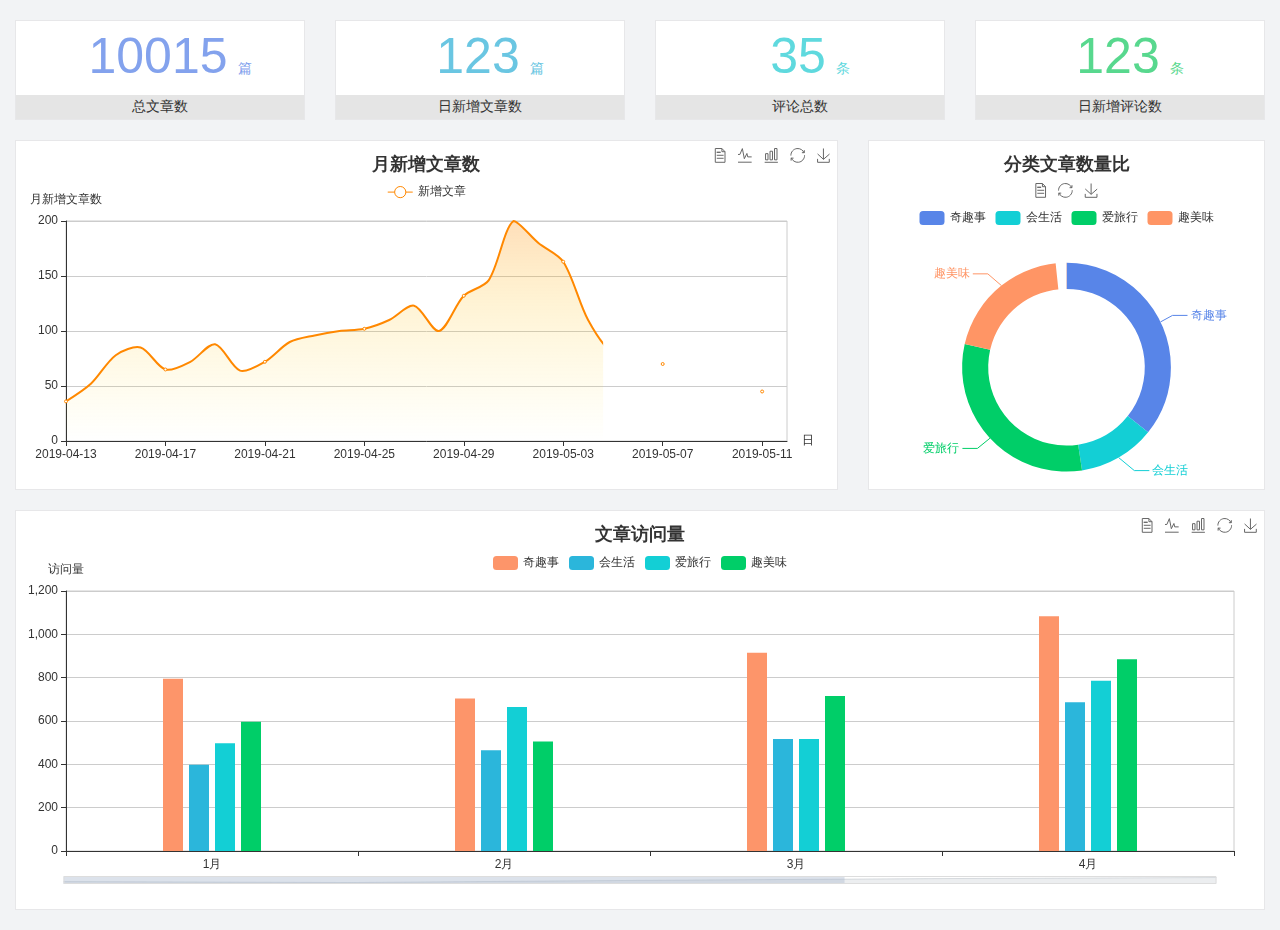
<file: home/dashboard.html>
<!DOCTYPE html>
<html lang="en">

<head>
  <meta charset="UTF-8">
  <meta name="viewport" content="width=device-width, initial-scale=1.0">
  <meta http-equiv="X-UA-Compatible" content="ie=edge">
  <title>图表统计</title>
  <link rel="stylesheet" href="../../assets/lib/bootstrap.css" />
  <link rel="stylesheet" href="../../assets/lib/main.css" />
  <script src="../../assets/lib/jquery.js"></script>
  <script type="text/javascript" src="../../assets/lib/echarts.min.js"></script>
</head>

<body>
  <div class="container-fluid">
    <div class="row spannel_list">
      <div class="col-sm-3 col-xs-6">
        <div class="spannel">
          <em>10015</em><span>篇</span>
          <b>总文章数</b>
        </div>
      </div>
      <div class="col-sm-3 col-xs-6">
        <div class="spannel scolor01">
          <em>123</em><span>篇</span>
          <b>日新增文章数</b>
        </div>
      </div>
      <div class="col-sm-3 col-xs-6">
        <div class="spannel scolor02">
          <em>35</em><span>条</span>
          <b>评论总数</b>
        </div>
      </div>
      <div class="col-sm-3 col-xs-6">
        <div class="spannel scolor03">
          <em>123</em><span>条</span>
          <b>日新增评论数</b>
        </div>
      </div>
    </div>
  </div>

  <div class="container-fluid">
    <div class="row curve-pie">
      <div class="col-lg-8 col-md-8">
        <div class="gragh_pannel" id="curve_show"></div>
      </div>
      <div class="col-lg-4 col-md-4">
        <div class="gragh_pannel" id="pie_show"></div>
      </div>
    </div>
  </div>

  <div class="container-fluid">
    <div class="column_pannel" id="column_show"></div>
  </div>

  <script>
    var oChart = echarts.init(document.getElementById('curve_show'));
    var aList_all = [
      {'count': 36, 'date': '2019-04-13'},
      {'count': 52, 'date': '2019-04-14'},
      {'count': 78, 'date': '2019-04-15'},
      {'count': 85, 'date': '2019-04-16'},
      {'count': 65, 'date': '2019-04-17'},
      {'count': 72, 'date': '2019-04-18'},
      {'count': 88, 'date': '2019-04-19'},
      {'count': 64, 'date': '2019-04-20'},
      {'count': 72, 'date': '2019-04-21'},
      {'count': 90, 'date': '2019-04-22'},
      {'count': 96, 'date': '2019-04-23'},
      {'count': 100, 'date': '2019-04-24'},
      {'count': 102, 'date': '2019-04-25'},
      {'count': 110, 'date': '2019-04-26'},
      {'count': 123, 'date': '2019-04-27'},
      {'count': 100, 'date': '2019-04-28'},
      {'count': 132, 'date': '2019-04-29'},
      {'count': 146, 'date': '2019-04-30'},
      {'count': 200, 'date': '2019-05-01'},
      {'count': 180, 'date': '2019-05-02'},
      {'count': 163, 'date': '2019-05-03'},
      {'count': 110, 'date': '2019-05-04'},
      {'count': 80, 'date': '2019-05-05'},
      {'count': 82, 'date': '2019-05-06'},
      {'count': 70, 'date': '2019-05-07'},
      {'count': 65, 'date': '2019-05-08'},
      {'count': 54, 'date': '2019-05-09'},
      {'count': 40, 'date': '2019-05-10'},
      {'count': 45, 'date': '2019-05-11'},
      {'count': 38, 'date': '2019-05-12'},
    ];

    let aCount = [];
    let aDate = [];

    for (var i = 0; i < aList_all.length; i++) {
      aCount.push(aList_all[i].count);
      aDate.push(aList_all[i].date);
    }

    var chartopt = {
      title: {
        text: '月新增文章数',
        left: 'center',
        top: '10'
      },
      tooltip: {
        trigger: 'axis'
      },
      legend: {
        data: ['新增文章'],
        top: '40'
      },
      toolbox: {
        show: true,
        feature: {
          mark: {show: true},
          dataView: {show: true, readOnly: false},
          magicType: {show: true, type: ['line', 'bar']},
          restore: {show: true},
          saveAsImage: {show: true}
        }
      },
      calculable: true,
      xAxis: [
        {
          name: '日',
          type: 'category',
          boundaryGap: false,
          data: aDate
        }
      ],
      yAxis: [
        {
          name: '月新增文章数',
          type: 'value'
        }
      ],
      series: [
        {
          name: '新增文章',
          type: 'line',
          smooth: true,
          itemStyle: {normal: {areaStyle: {type: 'default'}, color: '#f80'}, lineStyle: {color: '#f80'}},
          data: aCount
        }],
      areaStyle: {
        normal: {
          color: new echarts.graphic.LinearGradient(0, 0, 0, 1, [{
            offset: 0,
            color: 'rgba(255,136,0,0.39)'
          }, {
            offset: .34,
            color: 'rgba(255,180,0,0.25)'
          }, {
            offset: 1,
            color: 'rgba(255,222,0,0.00)'
          }])

        }
      },
      grid: {
        show: true,
        x: 50,
        x2: 50,
        y: 80,
        height: 220
      }
    };

    oChart.setOption(chartopt);


    var oPie = echarts.init(document.getElementById('pie_show'));
    var oPieopt =
    {
      title: {
        top: 10,
        text: '分类文章数量比',
        x: 'center'
      },
      tooltip: {
        trigger: 'item',
        formatter: "{a} <br/>{b} : {c} ({d}%)"
      },
      color: ['#5885e8', '#13cfd5', '#00ce68', '#ff9565'],
      legend: {
        x: 'center',
        top: 65,
        data: ['奇趣事', '会生活', '爱旅行', '趣美味']
      },
      toolbox: {
        show: true,
        x: 'center',
        top: 35,
        feature: {
          mark: {show: true},
          dataView: {show: true, readOnly: false},
          magicType: {
            show: true,
            type: ['pie', 'funnel'],
            option: {
              funnel: {
                x: '25%',
                width: '50%',
                funnelAlign: 'left',
                max: 1548
              }
            }
          },
          restore: {show: true},
          saveAsImage: {show: true}
        }
      },
      calculable: true,
      series: [
        {
          name: '访问来源',
          type: 'pie',
          radius: ['45%', '60%'],
          center: ['50%', '65%'],
          data: [
            {value: 300, name: '奇趣事'},
            {value: 100, name: '会生活'},
            {value: 260, name: '爱旅行'},
            {value: 180, name: '趣美味'}
          ]
        }
      ]
    };
    oPie.setOption(oPieopt);



    var oColumn = this.echarts.init(document.getElementById('column_show'));
    var oColumnopt =
    {
      title: {
        text: '文章访问量',
        left: 'center',
        top: '10'
      },
      tooltip: {
        trigger: 'axis'
      },
      legend: {
        data: ['奇趣事', '会生活', '爱旅行', '趣美味'],
        top: '40'
      },
      toolbox: {
        show: true,
        feature: {
          mark: {show: true},
          dataView: {show: true, readOnly: false},
          magicType: {show: true, type: ['line', 'bar']},
          restore: {show: true},
          saveAsImage: {show: true}
        }
      },
      calculable: true,
      xAxis: [
        {
          type: 'category',
          data: ['1月', '2月', '3月', '4月', '5月']
        }
      ],
      yAxis: [
        {
          name: '访问量',
          type: 'value'
        }
      ],
      series: [
        {
          name: '奇趣事',
          type: 'bar',
          barWidth: 20,
          itemStyle: {
            normal: {areaStyle: {type: 'default'}, color: '#fd956a'}
          },
          data: [800, 708, 920, 1090, 1200]
        },
        {
          name: '会生活',
          type: 'bar',
          barWidth: 20,
          itemStyle: {
            normal: {areaStyle: {type: 'default'}, color: '#2bb6db'}
          },
          data: [400, 468, 520, 690, 800]
        },
        {
          name: '爱旅行',
          type: 'bar',
          barWidth: 20,
          itemStyle: {
            normal: {areaStyle: {type: 'default'}, color: '#13cfd5'}
          },
          data: [500, 668, 520, 790, 900]
        },
        {
          name: '趣美味',
          type: 'bar',
          barWidth: 20,
          itemStyle: {
            normal: {areaStyle: {type: 'default'}, color: '#00ce68'}
          },
          data: [600, 508, 720, 890, 1000]
        }
      ],
      grid: {
        show: true,
        x: 50,
        x2: 30,
        y: 80,
        height: 260
      },
      dataZoom: [//给x轴设置滚动条
        {
          start: 0,//默认为0
          end: 100 - 1000 / 31,//默认为100
          type: 'slider',
          show: true,
          xAxisIndex: [0],
          handleSize: 0,//滑动条的 左右2个滑动条的大小
          height: 8,//组件高度
          left: 45, //左边的距离
          right: 50,//右边的距离
          bottom: 26,//右边的距离
          handleColor: '#ddd',//h滑动图标的颜色
          handleStyle: {
            borderColor: "#cacaca",
            borderWidth: "1",
            shadowBlur: 2,
            background: "#ddd",
            shadowColor: "#ddd",
          }
        }]
    };
    oColumn.setOption(oColumnopt);
  </script>
</body>

</html>
</file>
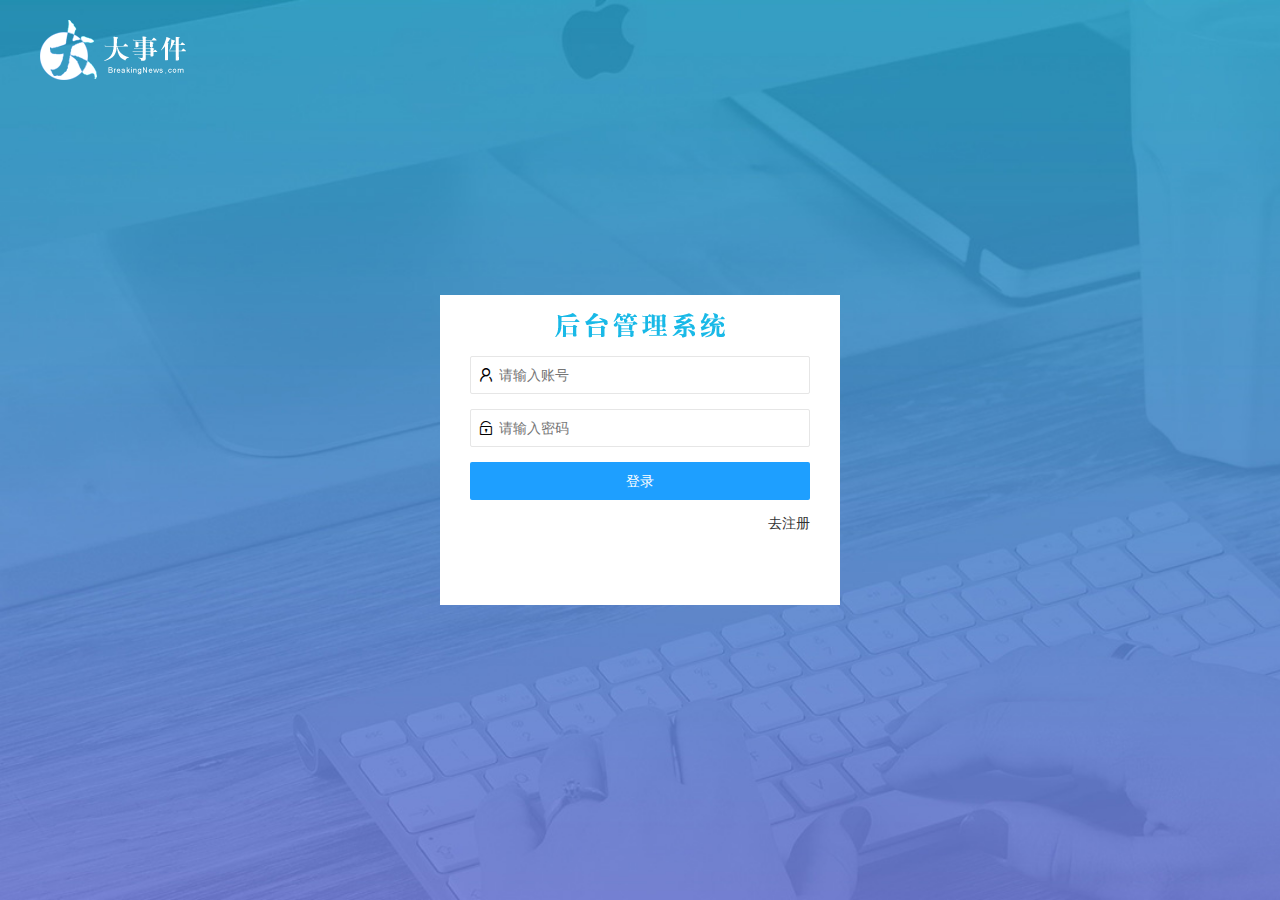
<file: home/login.html>
<!DOCTYPE html>
<html lang="en">
  <head>
    <meta charset="UTF-8" />
    <meta name="viewport" content="width=device-width, initial-scale=1.0" />
    <title>Document</title>
    <!-- 加载第三方的 layui.css -->
    <link rel="stylesheet" href="/assets/lib/layui/css/layui.css" />
    <!-- 加载自己的css -->
    <link rel="stylesheet" href="/assets/css/login.css" />
    <!-- 加载jquery.js -->
  </head>

  <body>
    <!-- logo盒子 -->
    <div class="logo">
      <img src="/assets/images/logo.png" />
    </div>

    <!-- 登录的盒子 -->
    <div class="login">
      <!-- 盒子的标题 -->
      <div class="title">
        <img src="/assets/images/login_title.png" />
      </div>
      <!-- 表单区 -->
      <form class="layui-form">
        <!-- 第一行：账号 -->
        <div class="layui-form-item">
          <i class="layui-icon layui-icon-username"></i>
          <input
            type="text"
            name="username"
            required
            lay-verify="required"
            placeholder="请输入账号"
            autocomplete="off"
            class="layui-input"
          />
        </div>
        <!-- 第二行：密码 -->
        <div class="layui-form-item">
          <i class="layui-icon layui-icon-password"></i>
          <input
            type="password"
            name="password"
            required
            lay-verify="required"
            placeholder="请输入密码"
            autocomplete="off"
            class="layui-input"
          />
        </div>
        <!-- 第三行：按钮 -->
        <div class="layui-form-item">
          <button
            class="layui-btn layui-btn-fluid layui-bg-blue"
            lay-submit
            lay-filter="formDemo"
          >
            登录
          </button>
        </div>
        <!-- 第四行：去注册 -->
        <div class="layui-form-item">
          <a href="javascript:">去注册</a>
        </div>
      </form>
    </div>

    <!-- 注册的盒子 -->
    <div class="register">
      <!-- 盒子的标题 -->
      <div class="title">
        <img src="/assets/images/login_title.png" />
      </div>
      <!-- 表单区 -->
      <form class="layui-form">
        <!-- 第一行：账号 -->
        <div class="layui-form-item">
          <i class="layui-icon layui-icon-username"></i>
          <input
            type="text"
            name="username"
            required
            lay-verify="required"
            placeholder="请输入账号"
            autocomplete="off"
            class="layui-input"
          />
        </div>
        <!-- 第二行：密码 -->
        <div class="layui-form-item">
          <i class="layui-icon layui-icon-password"></i>
          <input
            type="password"
            name="password"
            required
            lay-verify="required|pwd"
            placeholder="请输入密码"
            autocomplete="off"
            class="layui-input reg-password"
          />
        </div>
        <!-- 第三行：确认密码 -->
        <div class="layui-form-item">
          <i class="layui-icon layui-icon-password"></i>
          <input
            type="password"
            required
            lay-verify="required|pwd|repwd"
            placeholder="请确认密码"
            autocomplete="off"
            class="layui-input"
          />
        </div>
        <!-- 第四行：按钮 -->
        <div class="layui-form-item">
          <button
            class="layui-btn layui-btn-fluid layui-bg-blue"
            lay-submit
            lay-filter="formDemo"
          >
            注册
          </button>
        </div>
        <!-- 第五行：去登录 -->
        <div class="layui-form-item">
          <a href="javascript:">去登录</a>
        </div>
      </form>
    </div>
    <script src="/assets/lib/layui/layui.all.js"></script>

    <!-- 引入jQ -->
    <script src="/assets/lib/jquery.js"></script>

    <!-- 引入ajax公共的配置js文件 -->
    <script src="/assets/js/ajaxBase.js"></script>

    <!-- 自己写的js文件 -->
    <script src="/assets/js/login.js"></script>
  </body>
</html>
</file>
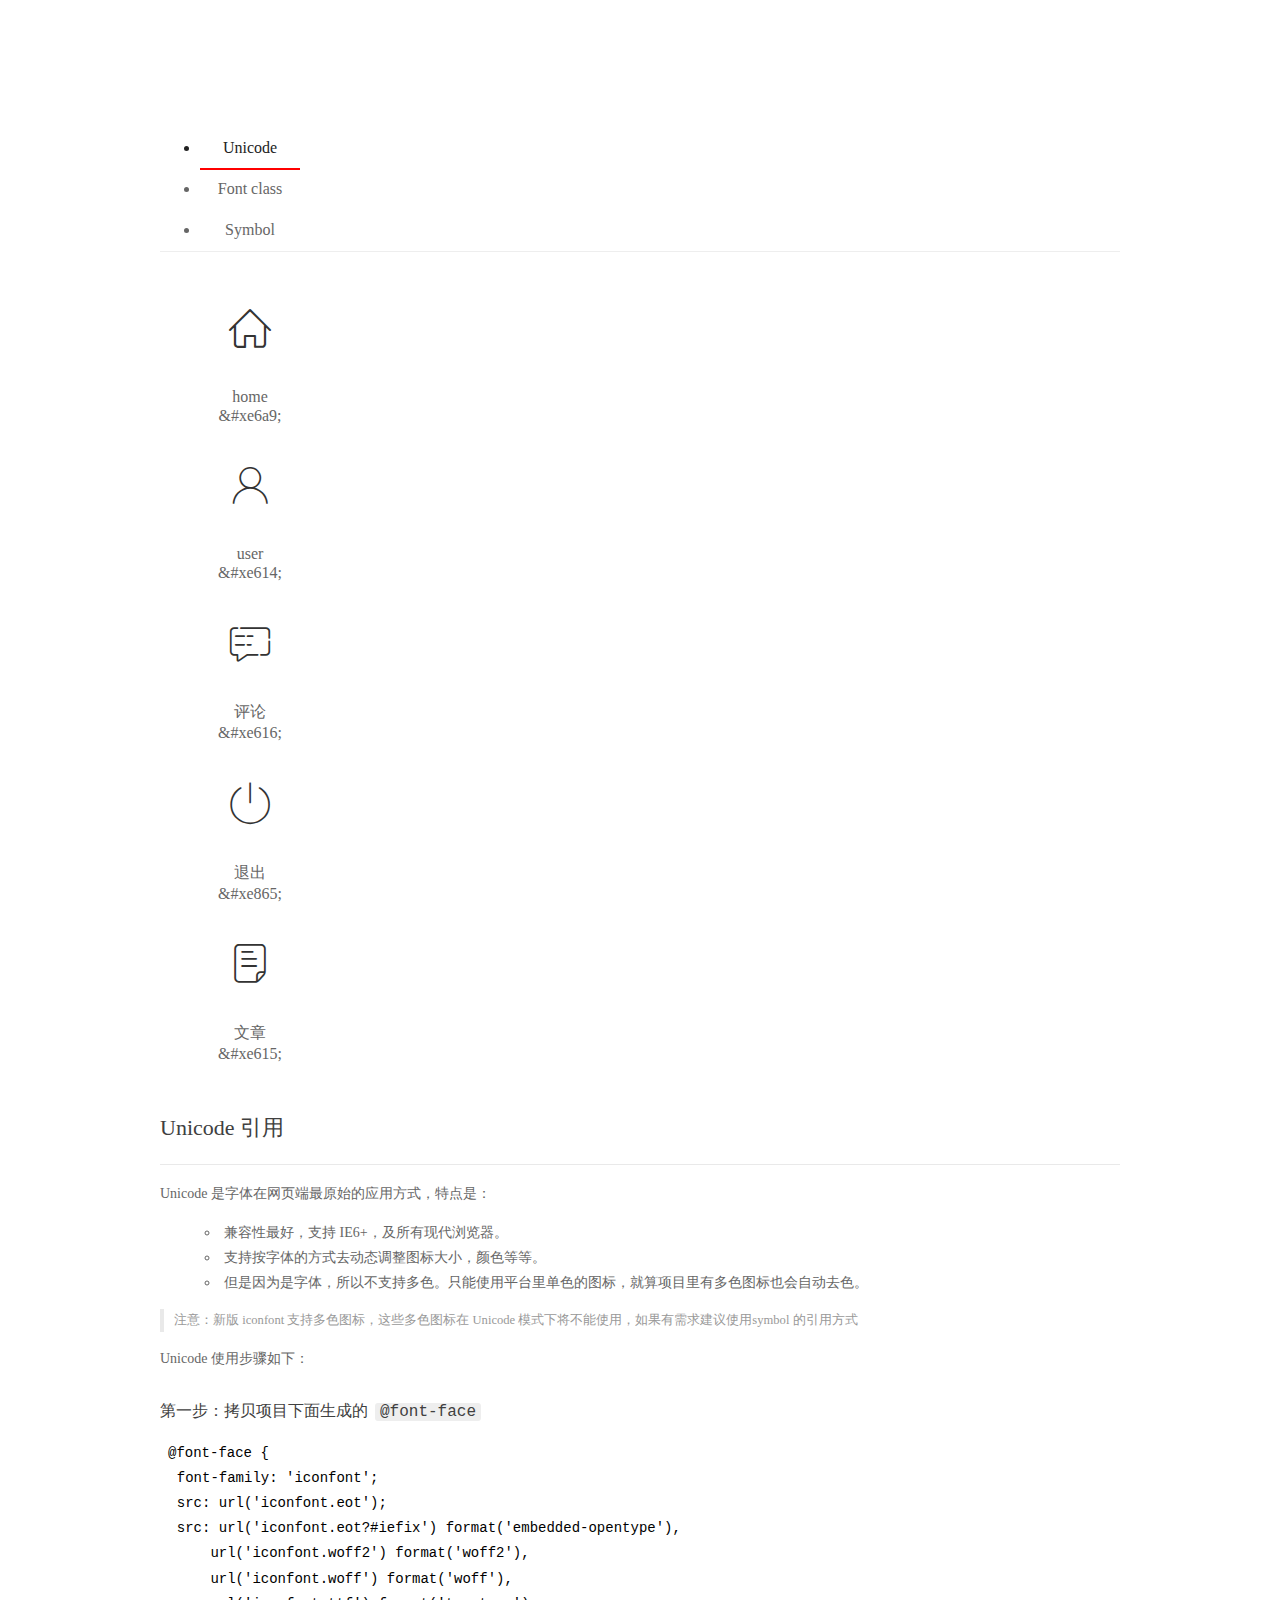
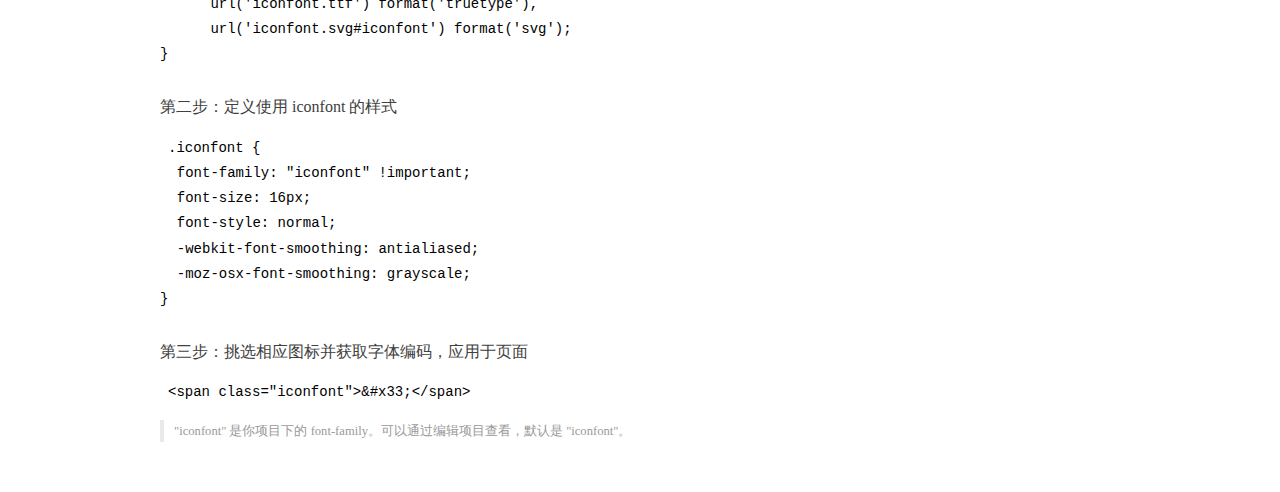
<file: assets/fonts/demo_index.html>
<!DOCTYPE html>
<html>
<head>
  <meta charset="utf-8"/>
  <title>IconFont Demo</title>
  <link rel="shortcut icon" href="https://gtms04.alicdn.com/tps/i4/TB1_oz6GVXXXXaFXpXXJDFnIXXX-64-64.ico" type="image/x-icon"/>
  <link rel="stylesheet" href="https://g.alicdn.com/thx/cube/1.3.2/cube.min.css">
  <link rel="stylesheet" href="demo.css">
  <link rel="stylesheet" href="iconfont.css">
  <script src="iconfont.js"></script>
  <!-- jQuery -->
  <script src="https://a1.alicdn.com/oss/uploads/2018/12/26/7bfddb60-08e8-11e9-9b04-53e73bb6408b.js"></script>
  <!-- 代码高亮 -->
  <script src="https://a1.alicdn.com/oss/uploads/2018/12/26/a3f714d0-08e6-11e9-8a15-ebf944d7534c.js"></script>
</head>
<body>
  <div class="main">
    <h1 class="logo"><a href="https://www.iconfont.cn/" title="iconfont 首页" target="_blank">&#xe86b;</a></h1>
    <div class="nav-tabs">
      <ul id="tabs" class="dib-box">
        <li class="dib active"><span>Unicode</span></li>
        <li class="dib"><span>Font class</span></li>
        <li class="dib"><span>Symbol</span></li>
      </ul>
      
    </div>
    <div class="tab-container">
      <div class="content unicode" style="display: block;">
          <ul class="icon_lists dib-box">
          
            <li class="dib">
              <span class="icon iconfont">&#xe6a9;</span>
                <div class="name">home</div>
                <div class="code-name">&amp;#xe6a9;</div>
              </li>
          
            <li class="dib">
              <span class="icon iconfont">&#xe614;</span>
                <div class="name">user</div>
                <div class="code-name">&amp;#xe614;</div>
              </li>
          
            <li class="dib">
              <span class="icon iconfont">&#xe616;</span>
                <div class="name">评论</div>
                <div class="code-name">&amp;#xe616;</div>
              </li>
          
            <li class="dib">
              <span class="icon iconfont">&#xe865;</span>
                <div class="name">退出</div>
                <div class="code-name">&amp;#xe865;</div>
              </li>
          
            <li class="dib">
              <span class="icon iconfont">&#xe615;</span>
                <div class="name">文章</div>
                <div class="code-name">&amp;#xe615;</div>
              </li>
          
          </ul>
          <div class="article markdown">
          <h2 id="unicode-">Unicode 引用</h2>
          <hr>

          <p>Unicode 是字体在网页端最原始的应用方式，特点是：</p>
          <ul>
            <li>兼容性最好，支持 IE6+，及所有现代浏览器。</li>
            <li>支持按字体的方式去动态调整图标大小，颜色等等。</li>
            <li>但是因为是字体，所以不支持多色。只能使用平台里单色的图标，就算项目里有多色图标也会自动去色。</li>
          </ul>
          <blockquote>
            <p>注意：新版 iconfont 支持多色图标，这些多色图标在 Unicode 模式下将不能使用，如果有需求建议使用symbol 的引用方式</p>
          </blockquote>
          <p>Unicode 使用步骤如下：</p>
          <h3 id="-font-face">第一步：拷贝项目下面生成的 <code>@font-face</code></h3>
<pre><code class="language-css"
>@font-face {
  font-family: 'iconfont';
  src: url('iconfont.eot');
  src: url('iconfont.eot?#iefix') format('embedded-opentype'),
      url('iconfont.woff2') format('woff2'),
      url('iconfont.woff') format('woff'),
      url('iconfont.ttf') format('truetype'),
      url('iconfont.svg#iconfont') format('svg');
}
</code></pre>
          <h3 id="-iconfont-">第二步：定义使用 iconfont 的样式</h3>
<pre><code class="language-css"
>.iconfont {
  font-family: "iconfont" !important;
  font-size: 16px;
  font-style: normal;
  -webkit-font-smoothing: antialiased;
  -moz-osx-font-smoothing: grayscale;
}
</code></pre>
          <h3 id="-">第三步：挑选相应图标并获取字体编码，应用于页面</h3>
<pre>
<code class="language-html"
>&lt;span class="iconfont"&gt;&amp;#x33;&lt;/span&gt;
</code></pre>
          <blockquote>
            <p>"iconfont" 是你项目下的 font-family。可以通过编辑项目查看，默认是 "iconfont"。</p>
          </blockquote>
          </div>
      </div>
      <div class="content font-class">
        <ul class="icon_lists dib-box">
          
          <li class="dib">
            <span class="icon iconfont icon-home"></span>
            <div class="name">
              home
            </div>
            <div class="code-name">.icon-home
            </div>
          </li>
          
          <li class="dib">
            <span class="icon iconfont icon-user"></span>
            <div class="name">
              user
            </div>
            <div class="code-name">.icon-user
            </div>
          </li>
          
          <li class="dib">
            <span class="icon iconfont icon-pinglun"></span>
            <div class="name">
              评论
            </div>
            <div class="code-name">.icon-pinglun
            </div>
          </li>
          
          <li class="dib">
            <span class="icon iconfont icon-tuichu"></span>
            <div class="name">
              退出
            </div>
            <div class="code-name">.icon-tuichu
            </div>
          </li>
          
          <li class="dib">
            <span class="icon iconfont icon-16"></span>
            <div class="name">
              文章
            </div>
            <div class="code-name">.icon-16
            </div>
          </li>
          
        </ul>
        <div class="article markdown">
        <h2 id="font-class-">font-class 引用</h2>
        <hr>

        <p>font-class 是 Unicode 使用方式的一种变种，主要是解决 Unicode 书写不直观，语意不明确的问题。</p>
        <p>与 Unicode 使用方式相比，具有如下特点：</p>
        <ul>
          <li>兼容性良好，支持 IE8+，及所有现代浏览器。</li>
          <li>相比于 Unicode 语意明确，书写更直观。可以很容易分辨这个 icon 是什么。</li>
          <li>因为使用 class 来定义图标，所以当要替换图标时，只需要修改 class 里面的 Unicode 引用。</li>
          <li>不过因为本质上还是使用的字体，所以多色图标还是不支持的。</li>
        </ul>
        <p>使用步骤如下：</p>
        <h3 id="-fontclass-">第一步：引入项目下面生成的 fontclass 代码：</h3>
<pre><code class="language-html">&lt;link rel="stylesheet" href="./iconfont.css"&gt;
</code></pre>
        <h3 id="-">第二步：挑选相应图标并获取类名，应用于页面：</h3>
<pre><code class="language-html">&lt;span class="iconfont icon-xxx"&gt;&lt;/span&gt;
</code></pre>
        <blockquote>
          <p>"
            iconfont" 是你项目下的 font-family。可以通过编辑项目查看，默认是 "iconfont"。</p>
        </blockquote>
      </div>
      </div>
      <div class="content symbol">
          <ul class="icon_lists dib-box">
          
            <li class="dib">
                <svg class="icon svg-icon" aria-hidden="true">
                  <use xlink:href="#icon-home"></use>
                </svg>
                <div class="name">home</div>
                <div class="code-name">#icon-home</div>
            </li>
          
            <li class="dib">
                <svg class="icon svg-icon" aria-hidden="true">
                  <use xlink:href="#icon-user"></use>
                </svg>
                <div class="name">user</div>
                <div class="code-name">#icon-user</div>
            </li>
          
            <li class="dib">
                <svg class="icon svg-icon" aria-hidden="true">
                  <use xlink:href="#icon-pinglun"></use>
                </svg>
                <div class="name">评论</div>
                <div class="code-name">#icon-pinglun</div>
            </li>
          
            <li class="dib">
                <svg class="icon svg-icon" aria-hidden="true">
                  <use xlink:href="#icon-tuichu"></use>
                </svg>
                <div class="name">退出</div>
                <div class="code-name">#icon-tuichu</div>
            </li>
          
            <li class="dib">
                <svg class="icon svg-icon" aria-hidden="true">
                  <use xlink:href="#icon-16"></use>
                </svg>
                <div class="name">文章</div>
                <div class="code-name">#icon-16</div>
            </li>
          
          </ul>
          <div class="article markdown">
          <h2 id="symbol-">Symbol 引用</h2>
          <hr>

          <p>这是一种全新的使用方式，应该说这才是未来的主流，也是平台目前推荐的用法。相关介绍可以参考这篇<a href="">文章</a>
            这种用法其实是做了一个 SVG 的集合，与另外两种相比具有如下特点：</p>
          <ul>
            <li>支持多色图标了，不再受单色限制。</li>
            <li>通过一些技巧，支持像字体那样，通过 <code>font-size</code>, <code>color</code> 来调整样式。</li>
            <li>兼容性较差，支持 IE9+，及现代浏览器。</li>
            <li>浏览器渲染 SVG 的性能一般，还不如 png。</li>
          </ul>
          <p>使用步骤如下：</p>
          <h3 id="-symbol-">第一步：引入项目下面生成的 symbol 代码：</h3>
<pre><code class="language-html">&lt;script src="./iconfont.js"&gt;&lt;/script&gt;
</code></pre>
          <h3 id="-css-">第二步：加入通用 CSS 代码（引入一次就行）：</h3>
<pre><code class="language-html">&lt;style&gt;
.icon {
  width: 1em;
  height: 1em;
  vertical-align: -0.15em;
  fill: currentColor;
  overflow: hidden;
}
&lt;/style&gt;
</code></pre>
          <h3 id="-">第三步：挑选相应图标并获取类名，应用于页面：</h3>
<pre><code class="language-html">&lt;svg class="icon" aria-hidden="true"&gt;
  &lt;use xlink:href="#icon-xxx"&gt;&lt;/use&gt;
&lt;/svg&gt;
</code></pre>
          </div>
      </div>

    </div>
  </div>
  <script>
  $(document).ready(function () {
      $('.tab-container .content:first').show()

      $('#tabs li').click(function (e) {
        var tabContent = $('.tab-container .content')
        var index = $(this).index()

        if ($(this).hasClass('active')) {
          return
        } else {
          $('#tabs li').removeClass('active')
          $(this).addClass('active')

          tabContent.hide().eq(index).fadeIn()
        }
      })
    })
  </script>
</body>
</html>
</file>
<file: assets/lib/main.css>
body{
    font-family:'MicroSoft YaHei';
    background-color: #f2f3f5;
}
.main_wrap{
    position:fixed;
    width:100%;
    height:100%;
    left:0px;
    top:0px;
    background:url('../images/login_bg.jpg'); 
    background-size:100% 100%; 
  }
.header{
    width:1200px;
    overflow: hidden;
    margin:20px auto 0;
}
.heade .logo{
    float: left;
}
.header .copyright{
    float:right;
    font-size:12px;
    color:#fff;
    text-align:right;
    line-height:20px;
    margin-top:10px;
}
.login_form_con{
    position:absolute;
    left:50%;
    top:50%;
    margin-left:-200px;
    margin-top:-155px;
    width:400px;
    height:310px;
    background-color: #edeff0;
}

.login_form{
    position: relative;
}

.login_form .icon-user{
    position:absolute;
    font-size:16px;
    color:#999;
    left:46px;
    top:12px;
}
.login_form .icon-key{
    position:absolute;
    font-size:18px;
    color:#999;
    left:46px;
    top:78px;
}
.login_title{
    height:60px;
    background:url('../images/login_title.png') center center no-repeat #fff;
}
.input_txt,.input_pass,.input_sub{
    display:block;
    width:334px;
    height:37px;
    padding:0px;
    text-indent:40px;
    border:1px solid #ddd;
    margin:27px auto 0;
    outline:none;
}
.input_sub{
    margin-top:40px;
    height:42px;
    background-color: #19b9e7;
    text-indent:0px;
    font-size:18px;
    color:#fff;
    cursor: pointer;
}
.input_sub:hover{
    background-color: #08a0cc;
}

.sider{
    position:fixed;
    left:0;
    top:0;
    bottom:0;
    width:210px;
    background-color: #323745;
}
.sider .logo{
    display:block;
    height:56px;
    background-color: #242732;
    overflow: hidden;
}
.sider .logo img{
    display:block;
    margin:6px auto 0;
}
.user_info{
    height:79px;
    border-bottom:1px solid #5a5e6b;
}

.user_info img{
    float: left;
    width:40px;
    height:40px;
    border-radius:20px;
    margin:19px 0 0 30px;
}
.user_info span{
    float: left;
    width:120px;
    font-size:12px;
    color:#fff;
    margin:23px 0 0 20px;
}
.user_info b{
    float: left;
    width: 120px;
    font-weight:normal;
    font-size:12px;
    color:#adafb5;
    margin:2px 0 0 20px;
}

.menu .level01{
    height:50px;
    line-height:50px;
}
.menu .level01 a{
    display:block;
    height:50px;
    font-size:12px;
    color:#adafb5;
    overflow: hidden;
}
.menu .level01.active a{
    background-color: #1378f0;
    color:#fff;
}
.menu .level01.active i{
    color:#fff;
}

.menu .level01 a:hover{
    background-color: #1378f0;
    color:#fff;
}
.menu .level01 a:hover i{
    color:#fff;
}
.menu .level01 i{
    color:#61646f;
    font-size:22px;
    float: left;
    margin-left:26px;
}
.menu .level01 span{
    float: left;
    margin-left:10px;
}
.menu .level01 b{
    float: right;
    margin-right:20px;
    font-weight:normal;
    transform:rotate(90deg);
    transition:all 500ms ease;
}

.menu .level01 .rotate0{
    transform:rotate(0deg);
}

.menu .level02{
    background: #242732;
    display:none;
}


.menu .level02 li{
    height:40px;
    line-height:40px;
}
.menu .level02 li a{
    display:block;
    height:40px;
    font-size:12px;
    color:#adafb5;
    overflow: hidden;
}

.menu .level02 li a:hover{
    background-color: #1378f0;
    color:#fff;
}

.menu .level02 li i{
    font-size:12px;
    float: left;
    margin-left:60px;
}
.menu .level02 li span{
    font-size:12px;
    float: left;
    margin-left:5px;
}

.menu .level02 .active a{
    color:#ffae00;
}

.header_bar{
    position:fixed;
    left:210px;
    right:0;
    top:0;
    height:56px;
    background-color: #fff;
}

.main{
    position:fixed;
    left:210px;
    top:56px;
    right:0;
    bottom:0;
    background-color: #f2f3f5;
}

.search_form{
    width:218px;
    height:33px;
    border:1px solid #ddd;
    background-color: #f2f3f5;
    border-radius:16px;
    float: left;
    margin:12px 0 0 27px;
}

.search_form input{
    padding:0px;
    margin:0px;
    border:0px;
    float: left;
    background-color: #f2f3f5;
    font-size:12px;
    width:175px;
    height:31px;
    margin-left:12px;
    outline:none;
   
}

.search_form .icon-search{
    line-height:33px;
    cursor: pointer;
    font-size:18px;
    color:#abaebb;
}
.user_center_link{
    float:right;

}
.user_center_link a{
    line-height:56px;
    font-size:12px;
    color:#999;
    margin-right:15px;
}
.user_center_link a:hover{
    color:#ffae00
}

.user_center_link img{
    width:42px;
    height:42px;
    border-radius:32px;
    margin-right:10px;
}

.spannel_list{
    margin-top:20px;
}

.spannel{
	height:100px;
	overflow:hidden;
	text-align:center;
    position:relative;
    background-color: #fff;
    border:1px solid #e7e7e9;
    margin-bottom:20px;
}

.spannel em{
    font-style:normal;
	font-size:50px;
	line-height:50px;
	display:inline-block;
	margin:10px 0 0 20px;
	font-family:'Arial';
	color:#83a2ed;
}

.spannel span{
	font-size:14px;
	display:inline-block;
	color:#83a2ed;
	margin-left:10px;
}

.spannel b{
	position:absolute;
	left:0;
	bottom:0;
	width:100%;
	line-height:24px;
	background:#e5e5e5;
	color:#333;
	font-size:14px;
	font-weight:normal;
}

.scolor01 em,.scolor01 span{
	color:#6ac6e2;
}

.scolor02 em,.scolor02 span{
	color:#5fd9de;
}

.scolor03 em,.scolor03 span{
	color:#58d88e;
}


.gragh_pannel{
    height:350px;
    border:1px solid #e7e7e9;
    background-color: #fff!important; 
    margin-bottom:20px;  
}

.column_pannel{
    margin-bottom:20px;
    height:400px;
    border:1px solid #e7e7e9;
    background-color: #fff!important;   
}

.common_title{
    line-height:42px;
    background-color: #fbfbfb;
    border:1px solid #e7e7e9;
    margin-top:20px;
    text-indent: 15px;
    font-size:14px;
    color:#333;
}

.common_con{
    border:1px solid #e7e7e9;
    border-top:0px;
    background-color: #fff;
    padding-bottom:20px;
    margin-bottom:20px;
}
.opt_btns{
    margin-top:20px;
}

.mp20{
    margin-top:20px;
}

.pagination{   
   margin:0;
}

.article_form{
    margin-top:20px;
}

.form-group{
    margin-bottom:25px;
}

.form-group label{
    font-weight:normal;
    color:#666;
}

.icon-icondate{
    line-height:16px;
}

.user_pic{
    width:100px;
    height:100px;
    margin-bottom:10px;
}

.article_cover{
    width:200px;
    height:200px;
    margin-bottom:10px;
}
</file>
<file: assets/lib/layui/css/layui.css>
/** layui-v2.5.6 MIT License By https://www.layui.com */
 .layui-inline,img{display:inline-block;vertical-align:middle}h1,h2,h3,h4,h5,h6{font-weight:400}.layui-edge,.layui-header,.layui-inline,.layui-main{position:relative}.layui-body,.layui-edge,.layui-elip{overflow:hidden}.layui-btn,.layui-edge,.layui-inline,img{vertical-align:middle}.layui-btn,.layui-disabled,.layui-icon,.layui-unselect{-moz-user-select:none;-webkit-user-select:none;-ms-user-select:none}.layui-elip,.layui-form-checkbox span,.layui-form-pane .layui-form-label{text-overflow:ellipsis;white-space:nowrap}.layui-breadcrumb,.layui-tree-btnGroup{visibility:hidden}blockquote,body,button,dd,div,dl,dt,form,h1,h2,h3,h4,h5,h6,input,li,ol,p,pre,td,textarea,th,ul{margin:0;padding:0;-webkit-tap-highlight-color:rgba(0,0,0,0)}a:active,a:hover{outline:0}img{border:none}li{list-style:none}table{border-collapse:collapse;border-spacing:0}h4,h5,h6{font-size:100%}button,input,optgroup,option,select,textarea{font-family:inherit;font-size:inherit;font-style:inherit;font-weight:inherit;outline:0}pre{white-space:pre-wrap;white-space:-moz-pre-wrap;white-space:-pre-wrap;white-space:-o-pre-wrap;word-wrap:break-word}body{line-height:24px;font:14px Helvetica Neue,Helvetica,PingFang SC,Tahoma,Arial,sans-serif}hr{height:1px;margin:10px 0;border:0;clear:both}a{color:#333;text-decoration:none}a:hover{color:#777}a cite{font-style:normal;*cursor:pointer}.layui-border-box,.layui-border-box *{box-sizing:border-box}.layui-box,.layui-box *{box-sizing:content-box}.layui-clear{clear:both;*zoom:1}.layui-clear:after{content:'\20';clear:both;*zoom:1;display:block;height:0}.layui-inline{*display:inline;*zoom:1}.layui-edge{display:inline-block;width:0;height:0;border-width:6px;border-style:dashed;border-color:transparent}.layui-edge-top{top:-4px;border-bottom-color:#999;border-bottom-style:solid}.layui-edge-right{border-left-color:#999;border-left-style:solid}.layui-edge-bottom{top:2px;border-top-color:#999;border-top-style:solid}.layui-edge-left{border-right-color:#999;border-right-style:solid}.layui-disabled,.layui-disabled:hover{color:#d2d2d2!important;cursor:not-allowed!important}.layui-circle{border-radius:100%}.layui-show{display:block!important}.layui-hide{display:none!important}@font-face{font-family:layui-icon;src:url(../font/iconfont.eot?v=256);src:url(../font/iconfont.eot?v=256#iefix) format('embedded-opentype'),url(../font/iconfont.woff2?v=256) format('woff2'),url(../font/iconfont.woff?v=256) format('woff'),url(../font/iconfont.ttf?v=256) format('truetype'),url(../font/iconfont.svg?v=256#layui-icon) format('svg')}.layui-icon{font-family:layui-icon!important;font-size:16px;font-style:normal;-webkit-font-smoothing:antialiased;-moz-osx-font-smoothing:grayscale}.layui-icon-reply-fill:before{content:"\e611"}.layui-icon-set-fill:before{content:"\e614"}.layui-icon-menu-fill:before{content:"\e60f"}.layui-icon-search:before{content:"\e615"}.layui-icon-share:before{content:"\e641"}.layui-icon-set-sm:before{content:"\e620"}.layui-icon-engine:before{content:"\e628"}.layui-icon-close:before{content:"\1006"}.layui-icon-close-fill:before{content:"\1007"}.layui-icon-chart-screen:before{content:"\e629"}.layui-icon-star:before{content:"\e600"}.layui-icon-circle-dot:before{content:"\e617"}.layui-icon-chat:before{content:"\e606"}.layui-icon-release:before{content:"\e609"}.layui-icon-list:before{content:"\e60a"}.layui-icon-chart:before{content:"\e62c"}.layui-icon-ok-circle:before{content:"\1005"}.layui-icon-layim-theme:before{content:"\e61b"}.layui-icon-table:before{content:"\e62d"}.layui-icon-right:before{content:"\e602"}.layui-icon-left:before{content:"\e603"}.layui-icon-cart-simple:before{content:"\e698"}.layui-icon-face-cry:before{content:"\e69c"}.layui-icon-face-smile:before{content:"\e6af"}.layui-icon-survey:before{content:"\e6b2"}.layui-icon-tree:before{content:"\e62e"}.layui-icon-ie:before{content:"\e7bb"}.layui-icon-upload-circle:before{content:"\e62f"}.layui-icon-add-circle:before{content:"\e61f"}.layui-icon-download-circle:before{content:"\e601"}.layui-icon-templeate-1:before{content:"\e630"}.layui-icon-util:before{content:"\e631"}.layui-icon-face-surprised:before{content:"\e664"}.layui-icon-edit:before{content:"\e642"}.layui-icon-speaker:before{content:"\e645"}.layui-icon-down:before{content:"\e61a"}.layui-icon-file:before{content:"\e621"}.layui-icon-layouts:before{content:"\e632"}.layui-icon-rate-half:before{content:"\e6c9"}.layui-icon-add-circle-fine:before{content:"\e608"}.layui-icon-prev-circle:before{content:"\e633"}.layui-icon-read:before{content:"\e705"}.layui-icon-404:before{content:"\e61c"}.layui-icon-carousel:before{content:"\e634"}.layui-icon-help:before{content:"\e607"}.layui-icon-code-circle:before{content:"\e635"}.layui-icon-windows:before{content:"\e67f"}.layui-icon-water:before{content:"\e636"}.layui-icon-username:before{content:"\e66f"}.layui-icon-find-fill:before{content:"\e670"}.layui-icon-about:before{content:"\e60b"}.layui-icon-location:before{content:"\e715"}.layui-icon-up:before{content:"\e619"}.layui-icon-pause:before{content:"\e651"}.layui-icon-date:before{content:"\e637"}.layui-icon-layim-uploadfile:before{content:"\e61d"}.layui-icon-delete:before{content:"\e640"}.layui-icon-play:before{content:"\e652"}.layui-icon-top:before{content:"\e604"}.layui-icon-firefox:before{content:"\e686"}.layui-icon-friends:before{content:"\e612"}.layui-icon-refresh-3:before{content:"\e9aa"}.layui-icon-ok:before{content:"\e605"}.layui-icon-layer:before{content:"\e638"}.layui-icon-face-smile-fine:before{content:"\e60c"}.layui-icon-dollar:before{content:"\e659"}.layui-icon-group:before{content:"\e613"}.layui-icon-layim-download:before{content:"\e61e"}.layui-icon-picture-fine:before{content:"\e60d"}.layui-icon-link:before{content:"\e64c"}.layui-icon-diamond:before{content:"\e735"}.layui-icon-log:before{content:"\e60e"}.layui-icon-key:before{content:"\e683"}.layui-icon-rate-solid:before{content:"\e67a"}.layui-icon-fonts-del:before{content:"\e64f"}.layui-icon-unlink:before{content:"\e64d"}.layui-icon-fonts-clear:before{content:"\e639"}.layui-icon-triangle-r:before{content:"\e623"}.layui-icon-circle:before{content:"\e63f"}.layui-icon-radio:before{content:"\e643"}.layui-icon-align-center:before{content:"\e647"}.layui-icon-align-right:before{content:"\e648"}.layui-icon-align-left:before{content:"\e649"}.layui-icon-loading-1:before{content:"\e63e"}.layui-icon-return:before{content:"\e65c"}.layui-icon-fonts-strong:before{content:"\e62b"}.layui-icon-upload:before{content:"\e67c"}.layui-icon-dialogue:before{content:"\e63a"}.layui-icon-video:before{content:"\e6ed"}.layui-icon-headset:before{content:"\e6fc"}.layui-icon-cellphone-fine:before{content:"\e63b"}.layui-icon-add-1:before{content:"\e654"}.layui-icon-face-smile-b:before{content:"\e650"}.layui-icon-fonts-html:before{content:"\e64b"}.layui-icon-screen-full:before{content:"\e622"}.layui-icon-form:before{content:"\e63c"}.layui-icon-cart:before{content:"\e657"}.layui-icon-camera-fill:before{content:"\e65d"}.layui-icon-tabs:before{content:"\e62a"}.layui-icon-heart-fill:before{content:"\e68f"}.layui-icon-fonts-code:before{content:"\e64e"}.layui-icon-ios:before{content:"\e680"}.layui-icon-at:before{content:"\e687"}.layui-icon-fire:before{content:"\e756"}.layui-icon-set:before{content:"\e716"}.layui-icon-fonts-u:before{content:"\e646"}.layui-icon-triangle-d:before{content:"\e625"}.layui-icon-tips:before{content:"\e702"}.layui-icon-picture:before{content:"\e64a"}.layui-icon-more-vertical:before{content:"\e671"}.layui-icon-bluetooth:before{content:"\e689"}.layui-icon-flag:before{content:"\e66c"}.layui-icon-loading:before{content:"\e63d"}.layui-icon-fonts-i:before{content:"\e644"}.layui-icon-refresh-1:before{content:"\e666"}.layui-icon-rmb:before{content:"\e65e"}.layui-icon-addition:before{content:"\e624"}.layui-icon-home:before{content:"\e68e"}.layui-icon-time:before{content:"\e68d"}.layui-icon-user:before{content:"\e770"}.layui-icon-notice:before{content:"\e667"}.layui-icon-chrome:before{content:"\e68a"}.layui-icon-edge:before{content:"\e68b"}.layui-icon-login-weibo:before{content:"\e675"}.layui-icon-voice:before{content:"\e688"}.layui-icon-upload-drag:before{content:"\e681"}.layui-icon-login-qq:before{content:"\e676"}.layui-icon-snowflake:before{content:"\e6b1"}.layui-icon-heart:before{content:"\e68c"}.layui-icon-logout:before{content:"\e682"}.layui-icon-file-b:before{content:"\e655"}.layui-icon-template:before{content:"\e663"}.layui-icon-transfer:before{content:"\e691"}.layui-icon-auz:before{content:"\e672"}.layui-icon-console:before{content:"\e665"}.layui-icon-app:before{content:"\e653"}.layui-icon-prev:before{content:"\e65a"}.layui-icon-website:before{content:"\e7ae"}.layui-icon-next:before{content:"\e65b"}.layui-icon-component:before{content:"\e857"}.layui-icon-android:before{content:"\e684"}.layui-icon-more:before{content:"\e65f"}.layui-icon-login-wechat:before{content:"\e677"}.layui-icon-shrink-right:before{content:"\e668"}.layui-icon-spread-left:before{content:"\e66b"}.layui-icon-camera:before{content:"\e660"}.layui-icon-note:before{content:"\e66e"}.layui-icon-refresh:before{content:"\e669"}.layui-icon-female:before{content:"\e661"}.layui-icon-male:before{content:"\e662"}.layui-icon-screen-restore:before{content:"\e758"}.layui-icon-password:before{content:"\e673"}.layui-icon-senior:before{content:"\e674"}.layui-icon-theme:before{content:"\e66a"}.layui-icon-tread:before{content:"\e6c5"}.layui-icon-praise:before{content:"\e6c6"}.layui-icon-star-fill:before{content:"\e658"}.layui-icon-rate:before{content:"\e67b"}.layui-icon-template-1:before{content:"\e656"}.layui-icon-vercode:before{content:"\e679"}.layui-icon-service:before{content:"\e626"}.layui-icon-cellphone:before{content:"\e678"}.layui-icon-print:before{content:"\e66d"}.layui-icon-cols:before{content:"\e610"}.layui-icon-wifi:before{content:"\e7e0"}.layui-icon-export:before{content:"\e67d"}.layui-icon-rss:before{content:"\e808"}.layui-icon-slider:before{content:"\e714"}.layui-icon-email:before{content:"\e618"}.layui-icon-subtraction:before{content:"\e67e"}.layui-icon-mike:before{content:"\e6dc"}.layui-icon-light:before{content:"\e748"}.layui-icon-gift:before{content:"\e627"}.layui-icon-mute:before{content:"\e685"}.layui-icon-reduce-circle:before{content:"\e616"}.layui-icon-music:before{content:"\e690"}.layui-main{width:1140px;margin:0 auto}.layui-header{z-index:1000;height:60px}.layui-header a:hover{transition:all .5s;-webkit-transition:all .5s}.layui-side{position:fixed;left:0;top:0;bottom:0;z-index:999;width:200px;overflow-x:hidden}.layui-side-scroll{position:relative;width:220px;height:100%;overflow-x:hidden}.layui-body{position:absolute;left:200px;right:0;top:0;bottom:0;z-index:998;width:auto;overflow-y:auto;box-sizing:border-box}.layui-layout-body{overflow:hidden}.layui-layout-admin .layui-header{background-color:#23262E}.layui-layout-admin .layui-side{top:60px;width:200px;overflow-x:hidden}.layui-layout-admin .layui-body{position:fixed;top:60px;bottom:44px}.layui-layout-admin .layui-main{width:auto;margin:0 15px}.layui-layout-admin .layui-footer{position:fixed;left:200px;right:0;bottom:0;height:44px;line-height:44px;padding:0 15px;background-color:#eee}.layui-layout-admin .layui-logo{position:absolute;left:0;top:0;width:200px;height:100%;line-height:60px;text-align:center;color:#009688;font-size:16px}.layui-layout-admin .layui-header .layui-nav{background:0 0}.layui-layout-left{position:absolute!important;left:200px;top:0}.layui-layout-right{position:absolute!important;right:0;top:0}.layui-container{position:relative;margin:0 auto;padding:0 15px;box-sizing:border-box}.layui-fluid{position:relative;margin:0 auto;padding:0 15px}.layui-row:after,.layui-row:before{content:'';display:block;clear:both}.layui-col-lg1,.layui-col-lg10,.layui-col-lg11,.layui-col-lg12,.layui-col-lg2,.layui-col-lg3,.layui-col-lg4,.layui-col-lg5,.layui-col-lg6,.layui-col-lg7,.layui-col-lg8,.layui-col-lg9,.layui-col-md1,.layui-col-md10,.layui-col-md11,.layui-col-md12,.layui-col-md2,.layui-col-md3,.layui-col-md4,.layui-col-md5,.layui-col-md6,.layui-col-md7,.layui-col-md8,.layui-col-md9,.layui-col-sm1,.layui-col-sm10,.layui-col-sm11,.layui-col-sm12,.layui-col-sm2,.layui-col-sm3,.layui-col-sm4,.layui-col-sm5,.layui-col-sm6,.layui-col-sm7,.layui-col-sm8,.layui-col-sm9,.layui-col-xs1,.layui-col-xs10,.layui-col-xs11,.layui-col-xs12,.layui-col-xs2,.layui-col-xs3,.layui-col-xs4,.layui-col-xs5,.layui-col-xs6,.layui-col-xs7,.layui-col-xs8,.layui-col-xs9{position:relative;display:block;box-sizing:border-box}.layui-col-xs1,.layui-col-xs10,.layui-col-xs11,.layui-col-xs12,.layui-col-xs2,.layui-col-xs3,.layui-col-xs4,.layui-col-xs5,.layui-col-xs6,.layui-col-xs7,.layui-col-xs8,.layui-col-xs9{float:left}.layui-col-xs1{width:8.33333333%}.layui-col-xs2{width:16.66666667%}.layui-col-xs3{width:25%}.layui-col-xs4{width:33.33333333%}.layui-col-xs5{width:41.66666667%}.layui-col-xs6{width:50%}.layui-col-xs7{width:58.33333333%}.layui-col-xs8{width:66.66666667%}.layui-col-xs9{width:75%}.layui-col-xs10{width:83.33333333%}.layui-col-xs11{width:91.66666667%}.layui-col-xs12{width:100%}.layui-col-xs-offset1{margin-left:8.33333333%}.layui-col-xs-offset2{margin-left:16.66666667%}.layui-col-xs-offset3{margin-left:25%}.layui-col-xs-offset4{margin-left:33.33333333%}.layui-col-xs-offset5{margin-left:41.66666667%}.layui-col-xs-offset6{margin-left:50%}.layui-col-xs-offset7{margin-left:58.33333333%}.layui-col-xs-offset8{margin-left:66.66666667%}.layui-col-xs-offset9{margin-left:75%}.layui-col-xs-offset10{margin-left:83.33333333%}.layui-col-xs-offset11{margin-left:91.66666667%}.layui-col-xs-offset12{margin-left:100%}@media screen and (max-width:768px){.layui-hide-xs{display:none!important}.layui-show-xs-block{display:block!important}.layui-show-xs-inline{display:inline!important}.layui-show-xs-inline-block{display:inline-block!important}}@media screen and (min-width:768px){.layui-container{width:750px}.layui-hide-sm{display:none!important}.layui-show-sm-block{display:block!important}.layui-show-sm-inline{display:inline!important}.layui-show-sm-inline-block{display:inline-block!important}.layui-col-sm1,.layui-col-sm10,.layui-col-sm11,.layui-col-sm12,.layui-col-sm2,.layui-col-sm3,.layui-col-sm4,.layui-col-sm5,.layui-col-sm6,.layui-col-sm7,.layui-col-sm8,.layui-col-sm9{float:left}.layui-col-sm1{width:8.33333333%}.layui-col-sm2{width:16.66666667%}.layui-col-sm3{width:25%}.layui-col-sm4{width:33.33333333%}.layui-col-sm5{width:41.66666667%}.layui-col-sm6{width:50%}.layui-col-sm7{width:58.33333333%}.layui-col-sm8{width:66.66666667%}.layui-col-sm9{width:75%}.layui-col-sm10{width:83.33333333%}.layui-col-sm11{width:91.66666667%}.layui-col-sm12{width:100%}.layui-col-sm-offset1{margin-left:8.33333333%}.layui-col-sm-offset2{margin-left:16.66666667%}.layui-col-sm-offset3{margin-left:25%}.layui-col-sm-offset4{margin-left:33.33333333%}.layui-col-sm-offset5{margin-left:41.66666667%}.layui-col-sm-offset6{margin-left:50%}.layui-col-sm-offset7{margin-left:58.33333333%}.layui-col-sm-offset8{margin-left:66.66666667%}.layui-col-sm-offset9{margin-left:75%}.layui-col-sm-offset10{margin-left:83.33333333%}.layui-col-sm-offset11{margin-left:91.66666667%}.layui-col-sm-offset12{margin-left:100%}}@media screen and (min-width:992px){.layui-container{width:970px}.layui-hide-md{display:none!important}.layui-show-md-block{display:block!important}.layui-show-md-inline{display:inline!important}.layui-show-md-inline-block{display:inline-block!important}.layui-col-md1,.layui-col-md10,.layui-col-md11,.layui-col-md12,.layui-col-md2,.layui-col-md3,.layui-col-md4,.layui-col-md5,.layui-col-md6,.layui-col-md7,.layui-col-md8,.layui-col-md9{float:left}.layui-col-md1{width:8.33333333%}.layui-col-md2{width:16.66666667%}.layui-col-md3{width:25%}.layui-col-md4{width:33.33333333%}.layui-col-md5{width:41.66666667%}.layui-col-md6{width:50%}.layui-col-md7{width:58.33333333%}.layui-col-md8{width:66.66666667%}.layui-col-md9{width:75%}.layui-col-md10{width:83.33333333%}.layui-col-md11{width:91.66666667%}.layui-col-md12{width:100%}.layui-col-md-offset1{margin-left:8.33333333%}.layui-col-md-offset2{margin-left:16.66666667%}.layui-col-md-offset3{margin-left:25%}.layui-col-md-offset4{margin-left:33.33333333%}.layui-col-md-offset5{margin-left:41.66666667%}.layui-col-md-offset6{margin-left:50%}.layui-col-md-offset7{margin-left:58.33333333%}.layui-col-md-offset8{margin-left:66.66666667%}.layui-col-md-offset9{margin-left:75%}.layui-col-md-offset10{margin-left:83.33333333%}.layui-col-md-offset11{margin-left:91.66666667%}.layui-col-md-offset12{margin-left:100%}}@media screen and (min-width:1200px){.layui-container{width:1170px}.layui-hide-lg{display:none!important}.layui-show-lg-block{display:block!important}.layui-show-lg-inline{display:inline!important}.layui-show-lg-inline-block{display:inline-block!important}.layui-col-lg1,.layui-col-lg10,.layui-col-lg11,.layui-col-lg12,.layui-col-lg2,.layui-col-lg3,.layui-col-lg4,.layui-col-lg5,.layui-col-lg6,.layui-col-lg7,.layui-col-lg8,.layui-col-lg9{float:left}.layui-col-lg1{width:8.33333333%}.layui-col-lg2{width:16.66666667%}.layui-col-lg3{width:25%}.layui-col-lg4{width:33.33333333%}.layui-col-lg5{width:41.66666667%}.layui-col-lg6{width:50%}.layui-col-lg7{width:58.33333333%}.layui-col-lg8{width:66.66666667%}.layui-col-lg9{width:75%}.layui-col-lg10{width:83.33333333%}.layui-col-lg11{width:91.66666667%}.layui-col-lg12{width:100%}.layui-col-lg-offset1{margin-left:8.33333333%}.layui-col-lg-offset2{margin-left:16.66666667%}.layui-col-lg-offset3{margin-left:25%}.layui-col-lg-offset4{margin-left:33.33333333%}.layui-col-lg-offset5{margin-left:41.66666667%}.layui-col-lg-offset6{margin-left:50%}.layui-col-lg-offset7{margin-left:58.33333333%}.layui-col-lg-offset8{margin-left:66.66666667%}.layui-col-lg-offset9{margin-left:75%}.layui-col-lg-offset10{margin-left:83.33333333%}.layui-col-lg-offset11{margin-left:91.66666667%}.layui-col-lg-offset12{margin-left:100%}}.layui-col-space1{margin:-.5px}.layui-col-space1>*{padding:.5px}.layui-col-space2{margin:-1px}.layui-col-space2>*{padding:1px}.layui-col-space4{margin:-2px}.layui-col-space4>*{padding:2px}.layui-col-space5{margin:-2.5px}.layui-col-space5>*{padding:2.5px}.layui-col-space6{margin:-3px}.layui-col-space6>*{padding:3px}.layui-col-space8{margin:-4px}.layui-col-space8>*{padding:4px}.layui-col-space10{margin:-5px}.layui-col-space10>*{padding:5px}.layui-col-space12{margin:-6px}.layui-col-space12>*{padding:6px}.layui-col-space14{margin:-7px}.layui-col-space14>*{padding:7px}.layui-col-space15{margin:-7.5px}.layui-col-space15>*{padding:7.5px}.layui-col-space16{margin:-8px}.layui-col-space16>*{padding:8px}.layui-col-space18{margin:-9px}.layui-col-space18>*{padding:9px}.layui-col-space20{margin:-10px}.layui-col-space20>*{padding:10px}.layui-col-space22{margin:-11px}.layui-col-space22>*{padding:11px}.layui-col-space24{margin:-12px}.layui-col-space24>*{padding:12px}.layui-col-space25{margin:-12.5px}.layui-col-space25>*{padding:12.5px}.layui-col-space26{margin:-13px}.layui-col-space26>*{padding:13px}.layui-col-space28{margin:-14px}.layui-col-space28>*{padding:14px}.layui-col-space30{margin:-15px}.layui-col-space30>*{padding:15px}.layui-btn,.layui-input,.layui-select,.layui-textarea,.layui-upload-button{outline:0;-webkit-appearance:none;transition:all .3s;-webkit-transition:all .3s;box-sizing:border-box}.layui-elem-quote{margin-bottom:10px;padding:15px;line-height:22px;border-left:5px solid #009688;border-radius:0 2px 2px 0;background-color:#f2f2f2}.layui-quote-nm{border-style:solid;border-width:1px 1px 1px 5px;background:0 0}.layui-elem-field{margin-bottom:10px;padding:0;border-width:1px;border-style:solid}.layui-elem-field legend{margin-left:20px;padding:0 10px;font-size:20px;font-weight:300}.layui-field-title{margin:10px 0 20px;border-width:1px 0 0}.layui-field-box{padding:10px 15px}.layui-field-title .layui-field-box{padding:10px 0}.layui-progress{position:relative;height:6px;border-radius:20px;background-color:#e2e2e2}.layui-progress-bar{position:absolute;left:0;top:0;width:0;max-width:100%;height:6px;border-radius:20px;text-align:right;background-color:#5FB878;transition:all .3s;-webkit-transition:all .3s}.layui-progress-big,.layui-progress-big .layui-progress-bar{height:18px;line-height:18px}.layui-progress-text{position:relative;top:-20px;line-height:18px;font-size:12px;color:#666}.layui-progress-big .layui-progress-text{position:static;padding:0 10px;color:#fff}.layui-collapse{border-width:1px;border-style:solid;border-radius:2px}.layui-colla-content,.layui-colla-item{border-top-width:1px;border-top-style:solid}.layui-colla-item:first-child{border-top:none}.layui-colla-title{position:relative;height:42px;line-height:42px;padding:0 15px 0 35px;color:#333;background-color:#f2f2f2;cursor:pointer;font-size:14px;overflow:hidden}.layui-colla-content{display:none;padding:10px 15px;line-height:22px;color:#666}.layui-colla-icon{position:absolute;left:15px;top:0;font-size:14px}.layui-card{margin-bottom:15px;border-radius:2px;background-color:#fff;box-shadow:0 1px 2px 0 rgba(0,0,0,.05)}.layui-card:last-child{margin-bottom:0}.layui-card-header{position:relative;height:42px;line-height:42px;padding:0 15px;border-bottom:1px solid #f6f6f6;color:#333;border-radius:2px 2px 0 0;font-size:14px}.layui-bg-black,.layui-bg-blue,.layui-bg-cyan,.layui-bg-green,.layui-bg-orange,.layui-bg-red{color:#fff!important}.layui-card-body{position:relative;padding:10px 15px;line-height:24px}.layui-card-body[pad15]{padding:15px}.layui-card-body[pad20]{padding:20px}.layui-card-body .layui-table{margin:5px 0}.layui-card .layui-tab{margin:0}.layui-panel-window{position:relative;padding:15px;border-radius:0;border-top:5px solid #E6E6E6;background-color:#fff}.layui-auxiliar-moving{position:fixed;left:0;right:0;top:0;bottom:0;width:100%;height:100%;background:0 0;z-index:9999999999}.layui-form-label,.layui-form-mid,.layui-form-select,.layui-input-block,.layui-input-inline,.layui-textarea{position:relative}.layui-bg-red{background-color:#FF5722!important}.layui-bg-orange{background-color:#FFB800!important}.layui-bg-green{background-color:#009688!important}.layui-bg-cyan{background-color:#2F4056!important}.layui-bg-blue{background-color:#1E9FFF!important}.layui-bg-black{background-color:#393D49!important}.layui-bg-gray{background-color:#eee!important;color:#666!important}.layui-badge-rim,.layui-colla-content,.layui-colla-item,.layui-collapse,.layui-elem-field,.layui-form-pane .layui-form-item[pane],.layui-form-pane .layui-form-label,.layui-input,.layui-layedit,.layui-layedit-tool,.layui-quote-nm,.layui-select,.layui-tab-bar,.layui-tab-card,.layui-tab-title,.layui-tab-title .layui-this:after,.layui-textarea{border-color:#e6e6e6}.layui-timeline-item:before,hr{background-color:#e6e6e6}.layui-text{line-height:22px;font-size:14px;color:#666}.layui-text h1,.layui-text h2,.layui-text h3{font-weight:500;color:#333}.layui-text h1{font-size:30px}.layui-text h2{font-size:24px}.layui-text h3{font-size:18px}.layui-text a:not(.layui-btn){color:#01AAED}.layui-text a:not(.layui-btn):hover{text-decoration:underline}.layui-text ul{padding:5px 0 5px 15px}.layui-text ul li{margin-top:5px;list-style-type:disc}.layui-text em,.layui-word-aux{color:#999!important;padding:0 5px!important}.layui-btn{display:inline-block;height:38px;line-height:38px;padding:0 18px;background-color:#009688;color:#fff;white-space:nowrap;text-align:center;font-size:14px;border:none;border-radius:2px;cursor:pointer}.layui-btn:hover{opacity:.8;filter:alpha(opacity=80);color:#fff}.layui-btn:active{opacity:1;filter:alpha(opacity=100)}.layui-btn+.layui-btn{margin-left:10px}.layui-btn-container{font-size:0}.layui-btn-container .layui-btn{margin-right:10px;margin-bottom:10px}.layui-btn-container .layui-btn+.layui-btn{margin-left:0}.layui-table .layui-btn-container .layui-btn{margin-bottom:9px}.layui-btn-radius{border-radius:100px}.layui-btn .layui-icon{margin-right:3px;font-size:18px;vertical-align:bottom;vertical-align:middle\9}.layui-btn-primary{border:1px solid #C9C9C9;background-color:#fff;color:#555}.layui-btn-primary:hover{border-color:#009688;color:#333}.layui-btn-normal{background-color:#1E9FFF}.layui-btn-warm{background-color:#FFB800}.layui-btn-danger{background-color:#FF5722}.layui-btn-checked{background-color:#5FB878}.layui-btn-disabled,.layui-btn-disabled:active,.layui-btn-disabled:hover{border:1px solid #e6e6e6;background-color:#FBFBFB;color:#C9C9C9;cursor:not-allowed;opacity:1}.layui-btn-lg{height:44px;line-height:44px;padding:0 25px;font-size:16px}.layui-btn-sm{height:30px;line-height:30px;padding:0 10px;font-size:12px}.layui-btn-sm i{font-size:16px!important}.layui-btn-xs{height:22px;line-height:22px;padding:0 5px;font-size:12px}.layui-btn-xs i{font-size:14px!important}.layui-btn-group{display:inline-block;vertical-align:middle;font-size:0}.layui-btn-group .layui-btn{margin-left:0!important;margin-right:0!important;border-left:1px solid rgba(255,255,255,.5);border-radius:0}.layui-btn-group .layui-btn-primary{border-left:none}.layui-btn-group .layui-btn-primary:hover{border-color:#C9C9C9;color:#009688}.layui-btn-group .layui-btn:first-child{border-left:none;border-radius:2px 0 0 2px}.layui-btn-group .layui-btn-primary:first-child{border-left:1px solid #c9c9c9}.layui-btn-group .layui-btn:last-child{border-radius:0 2px 2px 0}.layui-btn-group .layui-btn+.layui-btn{margin-left:0}.layui-btn-group+.layui-btn-group{margin-left:10px}.layui-btn-fluid{width:100%}.layui-input,.layui-select,.layui-textarea{height:38px;line-height:1.3;line-height:38px\9;border-width:1px;border-style:solid;background-color:#fff;border-radius:2px}.layui-input::-webkit-input-placeholder,.layui-select::-webkit-input-placeholder,.layui-textarea::-webkit-input-placeholder{line-height:1.3}.layui-input,.layui-textarea{display:block;width:100%;padding-left:10px}.layui-input:hover,.layui-textarea:hover{border-color:#D2D2D2!important}.layui-input:focus,.layui-textarea:focus{border-color:#C9C9C9!important}.layui-textarea{min-height:100px;height:auto;line-height:20px;padding:6px 10px;resize:vertical}.layui-select{padding:0 10px}.layui-form input[type=checkbox],.layui-form input[type=radio],.layui-form select{display:none}.layui-form [lay-ignore]{display:initial}.layui-form-item{margin-bottom:15px;clear:both;*zoom:1}.layui-form-item:after{content:'\20';clear:both;*zoom:1;display:block;height:0}.layui-form-label{float:left;display:block;padding:9px 15px;width:80px;font-weight:400;line-height:20px;text-align:right}.layui-form-label-col{display:block;float:none;padding:9px 0;line-height:20px;text-align:left}.layui-form-item .layui-inline{margin-bottom:5px;margin-right:10px}.layui-input-block{margin-left:110px;min-height:36px}.layui-input-inline{display:inline-block;vertical-align:middle}.layui-form-item .layui-input-inline{float:left;width:190px;margin-right:10px}.layui-form-text .layui-input-inline{width:auto}.layui-form-mid{float:left;display:block;padding:9px 0!important;line-height:20px;margin-right:10px}.layui-form-danger+.layui-form-select .layui-input,.layui-form-danger:focus{border-color:#FF5722!important}.layui-form-select .layui-input{padding-right:30px;cursor:pointer}.layui-form-select .layui-edge{position:absolute;right:10px;top:50%;margin-top:-3px;cursor:pointer;border-width:6px;border-top-color:#c2c2c2;border-top-style:solid;transition:all .3s;-webkit-transition:all .3s}.layui-form-select dl{display:none;position:absolute;left:0;top:42px;padding:5px 0;z-index:899;min-width:100%;border:1px solid #d2d2d2;max-height:300px;overflow-y:auto;background-color:#fff;border-radius:2px;box-shadow:0 2px 4px rgba(0,0,0,.12);box-sizing:border-box}.layui-form-select dl dd,.layui-form-select dl dt{padding:0 10px;line-height:36px;white-space:nowrap;overflow:hidden;text-overflow:ellipsis}.layui-form-select dl dt{font-size:12px;color:#999}.layui-form-select dl dd{cursor:pointer}.layui-form-select dl dd:hover{background-color:#f2f2f2;-webkit-transition:.5s all;transition:.5s all}.layui-form-select .layui-select-group dd{padding-left:20px}.layui-form-select dl dd.layui-select-tips{padding-left:10px!important;color:#999}.layui-form-select dl dd.layui-this{background-color:#5FB878;color:#fff}.layui-form-checkbox,.layui-form-select dl dd.layui-disabled{background-color:#fff}.layui-form-selected dl{display:block}.layui-form-checkbox,.layui-form-checkbox *,.layui-form-switch{display:inline-block;vertical-align:middle}.layui-form-selected .layui-edge{margin-top:-9px;-webkit-transform:rotate(180deg);transform:rotate(180deg);margin-top:-3px\9}:root .layui-form-selected .layui-edge{margin-top:-9px\0/IE9}.layui-form-selectup dl{top:auto;bottom:42px}.layui-select-none{margin:5px 0;text-align:center;color:#999}.layui-select-disabled .layui-disabled{border-color:#eee!important}.layui-select-disabled .layui-edge{border-top-color:#d2d2d2}.layui-form-checkbox{position:relative;height:30px;line-height:30px;margin-right:10px;padding-right:30px;cursor:pointer;font-size:0;-webkit-transition:.1s linear;transition:.1s linear;box-sizing:border-box}.layui-form-checkbox span{padding:0 10px;height:100%;font-size:14px;border-radius:2px 0 0 2px;background-color:#d2d2d2;color:#fff;overflow:hidden}.layui-form-checkbox:hover span{background-color:#c2c2c2}.layui-form-checkbox i{position:absolute;right:0;top:0;width:30px;height:28px;border:1px solid #d2d2d2;border-left:none;border-radius:0 2px 2px 0;color:#fff;font-size:20px;text-align:center}.layui-form-checkbox:hover i{border-color:#c2c2c2;color:#c2c2c2}.layui-form-checked,.layui-form-checked:hover{border-color:#5FB878}.layui-form-checked span,.layui-form-checked:hover span{background-color:#5FB878}.layui-form-checked i,.layui-form-checked:hover i{color:#5FB878}.layui-form-item .layui-form-checkbox{margin-top:4px}.layui-form-checkbox[lay-skin=primary]{height:auto!important;line-height:normal!important;min-width:18px;min-height:18px;border:none!important;margin-right:0;padding-left:28px;padding-right:0;background:0 0}.layui-form-checkbox[lay-skin=primary] span{padding-left:0;padding-right:15px;line-height:18px;background:0 0;color:#666}.layui-form-checkbox[lay-skin=primary] i{right:auto;left:0;width:16px;height:16px;line-height:16px;border:1px solid #d2d2d2;font-size:12px;border-radius:2px;background-color:#fff;-webkit-transition:.1s linear;transition:.1s linear}.layui-form-checkbox[lay-skin=primary]:hover i{border-color:#5FB878;color:#fff}.layui-form-checked[lay-skin=primary] i{border-color:#5FB878!important;background-color:#5FB878;color:#fff}.layui-checkbox-disbaled[lay-skin=primary] span{background:0 0!important;color:#c2c2c2}.layui-checkbox-disbaled[lay-skin=primary]:hover i{border-color:#d2d2d2}.layui-form-item .layui-form-checkbox[lay-skin=primary]{margin-top:10px}.layui-form-switch{position:relative;height:22px;line-height:22px;min-width:35px;padding:0 5px;margin-top:8px;border:1px solid #d2d2d2;border-radius:20px;cursor:pointer;background-color:#fff;-webkit-transition:.1s linear;transition:.1s linear}.layui-form-switch i{position:absolute;left:5px;top:3px;width:16px;height:16px;border-radius:20px;background-color:#d2d2d2;-webkit-transition:.1s linear;transition:.1s linear}.layui-form-switch em{position:relative;top:0;width:25px;margin-left:21px;padding:0!important;text-align:center!important;color:#999!important;font-style:normal!important;font-size:12px}.layui-form-onswitch{border-color:#5FB878;background-color:#5FB878}.layui-checkbox-disbaled,.layui-checkbox-disbaled i{border-color:#e2e2e2!important}.layui-form-onswitch i{left:100%;margin-left:-21px;background-color:#fff}.layui-form-onswitch em{margin-left:5px;margin-right:21px;color:#fff!important}.layui-checkbox-disbaled span{background-color:#e2e2e2!important}.layui-checkbox-disbaled:hover i{color:#fff!important}[lay-radio]{display:none}.layui-form-radio,.layui-form-radio *{display:inline-block;vertical-align:middle}.layui-form-radio{line-height:28px;margin:6px 10px 0 0;padding-right:10px;cursor:pointer;font-size:0}.layui-form-radio *{font-size:14px}.layui-form-radio>i{margin-right:8px;font-size:22px;color:#c2c2c2}.layui-form-radio>i:hover,.layui-form-radioed>i{color:#5FB878}.layui-radio-disbaled>i{color:#e2e2e2!important}.layui-form-pane .layui-form-label{width:110px;padding:8px 15px;height:38px;line-height:20px;border-width:1px;border-style:solid;border-radius:2px 0 0 2px;text-align:center;background-color:#FBFBFB;overflow:hidden;box-sizing:border-box}.layui-form-pane .layui-input-inline{margin-left:-1px}.layui-form-pane .layui-input-block{margin-left:110px;left:-1px}.layui-form-pane .layui-input{border-radius:0 2px 2px 0}.layui-form-pane .layui-form-text .layui-form-label{float:none;width:100%;border-radius:2px;box-sizing:border-box;text-align:left}.layui-form-pane .layui-form-text .layui-input-inline{display:block;margin:0;top:-1px;clear:both}.layui-form-pane .layui-form-text .layui-input-block{margin:0;left:0;top:-1px}.layui-form-pane .layui-form-text .layui-textarea{min-height:100px;border-radius:0 0 2px 2px}.layui-form-pane .layui-form-checkbox{margin:4px 0 4px 10px}.layui-form-pane .layui-form-radio,.layui-form-pane .layui-form-switch{margin-top:6px;margin-left:10px}.layui-form-pane .layui-form-item[pane]{position:relative;border-width:1px;border-style:solid}.layui-form-pane .layui-form-item[pane] .layui-form-label{position:absolute;left:0;top:0;height:100%;border-width:0 1px 0 0}.layui-form-pane .layui-form-item[pane] .layui-input-inline{margin-left:110px}@media screen and (max-width:450px){.layui-form-item .layui-form-label{text-overflow:ellipsis;overflow:hidden;white-space:nowrap}.layui-form-item .layui-inline{display:block;margin-right:0;margin-bottom:20px;clear:both}.layui-form-item .layui-inline:after{content:'\20';clear:both;display:block;height:0}.layui-form-item .layui-input-inline{display:block;float:none;left:-3px;width:auto;margin:0 0 10px 112px}.layui-form-item .layui-input-inline+.layui-form-mid{margin-left:110px;top:-5px;padding:0}.layui-form-item .layui-form-checkbox{margin-right:5px;margin-bottom:5px}}.layui-layedit{border-width:1px;border-style:solid;border-radius:2px}.layui-layedit-tool{padding:3px 5px;border-bottom-width:1px;border-bottom-style:solid;font-size:0}.layedit-tool-fixed{position:fixed;top:0;border-top:1px solid #e2e2e2}.layui-layedit-tool .layedit-tool-mid,.layui-layedit-tool .layui-icon{display:inline-block;vertical-align:middle;text-align:center;font-size:14px}.layui-layedit-tool .layui-icon{position:relative;width:32px;height:30px;line-height:30px;margin:3px 5px;color:#777;cursor:pointer;border-radius:2px}.layui-layedit-tool .layui-icon:hover{color:#393D49}.layui-layedit-tool .layui-icon:active{color:#000}.layui-layedit-tool .layedit-tool-active{background-color:#e2e2e2;color:#000}.layui-layedit-tool .layui-disabled,.layui-layedit-tool .layui-disabled:hover{color:#d2d2d2;cursor:not-allowed}.layui-layedit-tool .layedit-tool-mid{width:1px;height:18px;margin:0 10px;background-color:#d2d2d2}.layedit-tool-html{width:50px!important;font-size:30px!important}.layedit-tool-b,.layedit-tool-code,.layedit-tool-help{font-size:16px!important}.layedit-tool-d,.layedit-tool-face,.layedit-tool-image,.layedit-tool-unlink{font-size:18px!important}.layedit-tool-image input{position:absolute;font-size:0;left:0;top:0;width:100%;height:100%;opacity:.01;filter:Alpha(opacity=1);cursor:pointer}.layui-layedit-iframe iframe{display:block;width:100%}#LAY_layedit_code{overflow:hidden}.layui-laypage{display:inline-block;*display:inline;*zoom:1;vertical-align:middle;margin:10px 0;font-size:0}.layui-laypage>a:first-child,.layui-laypage>a:first-child em{border-radius:2px 0 0 2px}.layui-laypage>a:last-child,.layui-laypage>a:last-child em{border-radius:0 2px 2px 0}.layui-laypage>:first-child{margin-left:0!important}.layui-laypage>:last-child{margin-right:0!important}.layui-laypage a,.layui-laypage button,.layui-laypage input,.layui-laypage select,.layui-laypage span{border:1px solid #e2e2e2}.layui-laypage a,.layui-laypage span{display:inline-block;*display:inline;*zoom:1;vertical-align:middle;padding:0 15px;height:28px;line-height:28px;margin:0 -1px 5px 0;background-color:#fff;color:#333;font-size:12px}.layui-flow-more a *,.layui-laypage input,.layui-table-view select[lay-ignore]{display:inline-block}.layui-laypage a:hover{color:#009688}.layui-laypage em{font-style:normal}.layui-laypage .layui-laypage-spr{color:#999;font-weight:700}.layui-laypage a{text-decoration:none}.layui-laypage .layui-laypage-curr{position:relative}.layui-laypage .layui-laypage-curr em{position:relative;color:#fff}.layui-laypage .layui-laypage-curr .layui-laypage-em{position:absolute;left:-1px;top:-1px;padding:1px;width:100%;height:100%;background-color:#009688}.layui-laypage-em{border-radius:2px}.layui-laypage-next em,.layui-laypage-prev em{font-family:Sim sun;font-size:16px}.layui-laypage .layui-laypage-count,.layui-laypage .layui-laypage-limits,.layui-laypage .layui-laypage-refresh,.layui-laypage .layui-laypage-skip{margin-left:10px;margin-right:10px;padding:0;border:none}.layui-laypage .layui-laypage-limits,.layui-laypage .layui-laypage-refresh{vertical-align:top}.layui-laypage .layui-laypage-refresh i{font-size:18px;cursor:pointer}.layui-laypage select{height:22px;padding:3px;border-radius:2px;cursor:pointer}.layui-laypage .layui-laypage-skip{height:30px;line-height:30px;color:#999}.layui-laypage button,.layui-laypage input{height:30px;line-height:30px;border-radius:2px;vertical-align:top;background-color:#fff;box-sizing:border-box}.layui-laypage input{width:40px;margin:0 10px;padding:0 3px;text-align:center}.layui-laypage input:focus,.layui-laypage select:focus{border-color:#009688!important}.layui-laypage button{margin-left:10px;padding:0 10px;cursor:pointer}.layui-table,.layui-table-view{margin:10px 0}.layui-flow-more{margin:10px 0;text-align:center;color:#999;font-size:14px}.layui-flow-more a{height:32px;line-height:32px}.layui-flow-more a *{vertical-align:top}.layui-flow-more a cite{padding:0 20px;border-radius:3px;background-color:#eee;color:#333;font-style:normal}.layui-flow-more a cite:hover{opacity:.8}.layui-flow-more a i{font-size:30px;color:#737383}.layui-table{width:100%;background-color:#fff;color:#666}.layui-table tr{transition:all .3s;-webkit-transition:all .3s}.layui-table th{text-align:left;font-weight:400}.layui-table tbody tr:hover,.layui-table thead tr,.layui-table-click,.layui-table-header,.layui-table-hover,.layui-table-mend,.layui-table-patch,.layui-table-tool,.layui-table-total,.layui-table-total tr,.layui-table[lay-even] tr:nth-child(even){background-color:#f2f2f2}.layui-table td,.layui-table th,.layui-table-col-set,.layui-table-fixed-r,.layui-table-grid-down,.layui-table-header,.layui-table-page,.layui-table-tips-main,.layui-table-tool,.layui-table-total,.layui-table-view,.layui-table[lay-skin=line],.layui-table[lay-skin=row]{border-width:1px;border-style:solid;border-color:#e6e6e6}.layui-table td,.layui-table th{position:relative;padding:9px 15px;min-height:20px;line-height:20px;font-size:14px}.layui-table[lay-skin=line] td,.layui-table[lay-skin=line] th{border-width:0 0 1px}.layui-table[lay-skin=row] td,.layui-table[lay-skin=row] th{border-width:0 1px 0 0}.layui-table[lay-skin=nob] td,.layui-table[lay-skin=nob] th{border:none}.layui-table img{max-width:100px}.layui-table[lay-size=lg] td,.layui-table[lay-size=lg] th{padding:15px 30px}.layui-table-view .layui-table[lay-size=lg] .layui-table-cell{height:40px;line-height:40px}.layui-table[lay-size=sm] td,.layui-table[lay-size=sm] th{font-size:12px;padding:5px 10px}.layui-table-view .layui-table[lay-size=sm] .layui-table-cell{height:20px;line-height:20px}.layui-table[lay-data]{display:none}.layui-table-box{position:relative;overflow:hidden}.layui-table-view .layui-table{position:relative;width:auto;margin:0}.layui-table-view .layui-table[lay-skin=line]{border-width:0 1px 0 0}.layui-table-view .layui-table[lay-skin=row]{border-width:0 0 1px}.layui-table-view .layui-table td,.layui-table-view .layui-table th{padding:5px 0;border-top:none;border-left:none}.layui-table-view .layui-table th.layui-unselect .layui-table-cell span{cursor:pointer}.layui-table-view .layui-table td{cursor:default}.layui-table-view .layui-table td[data-edit=text]{cursor:text}.layui-table-view .layui-form-checkbox[lay-skin=primary] i{width:18px;height:18px}.layui-table-view .layui-form-radio{line-height:0;padding:0}.layui-table-view .layui-form-radio>i{margin:0;font-size:20px}.layui-table-init{position:absolute;left:0;top:0;width:100%;height:100%;text-align:center;z-index:110}.layui-table-init .layui-icon{position:absolute;left:50%;top:50%;margin:-15px 0 0 -15px;font-size:30px;color:#c2c2c2}.layui-table-header{border-width:0 0 1px;overflow:hidden}.layui-table-header .layui-table{margin-bottom:-1px}.layui-table-tool .layui-inline[lay-event]{position:relative;width:26px;height:26px;padding:5px;line-height:16px;margin-right:10px;text-align:center;color:#333;border:1px solid #ccc;cursor:pointer;-webkit-transition:.5s all;transition:.5s all}.layui-table-tool .layui-inline[lay-event]:hover{border:1px solid #999}.layui-table-tool-temp{padding-right:120px}.layui-table-tool-self{position:absolute;right:17px;top:10px}.layui-table-tool .layui-table-tool-self .layui-inline[lay-event]{margin:0 0 0 10px}.layui-table-tool-panel{position:absolute;top:29px;left:-1px;padding:5px 0;min-width:150px;min-height:40px;border:1px solid #d2d2d2;text-align:left;overflow-y:auto;background-color:#fff;box-shadow:0 2px 4px rgba(0,0,0,.12)}.layui-table-cell,.layui-table-tool-panel li{overflow:hidden;text-overflow:ellipsis;white-space:nowrap}.layui-table-tool-panel li{padding:0 10px;line-height:30px;-webkit-transition:.5s all;transition:.5s all}.layui-table-tool-panel li .layui-form-checkbox[lay-skin=primary]{width:100%;padding-left:28px}.layui-table-tool-panel li:hover{background-color:#f2f2f2}.layui-table-tool-panel li .layui-form-checkbox[lay-skin=primary] i{position:absolute;left:0;top:0}.layui-table-tool-panel li .layui-form-checkbox[lay-skin=primary] span{padding:0}.layui-table-tool .layui-table-tool-self .layui-table-tool-panel{left:auto;right:-1px}.layui-table-col-set{position:absolute;right:0;top:0;width:20px;height:100%;border-width:0 0 0 1px;background-color:#fff}.layui-table-sort{width:10px;height:20px;margin-left:5px;cursor:pointer!important}.layui-table-sort .layui-edge{position:absolute;left:5px;border-width:5px}.layui-table-sort .layui-table-sort-asc{top:3px;border-top:none;border-bottom-style:solid;border-bottom-color:#b2b2b2}.layui-table-sort .layui-table-sort-asc:hover{border-bottom-color:#666}.layui-table-sort .layui-table-sort-desc{bottom:5px;border-bottom:none;border-top-style:solid;border-top-color:#b2b2b2}.layui-table-sort .layui-table-sort-desc:hover{border-top-color:#666}.layui-table-sort[lay-sort=asc] .layui-table-sort-asc{border-bottom-color:#000}.layui-table-sort[lay-sort=desc] .layui-table-sort-desc{border-top-color:#000}.layui-table-cell{height:28px;line-height:28px;padding:0 15px;position:relative;box-sizing:border-box}.layui-table-cell .layui-form-checkbox[lay-skin=primary]{top:-1px;padding:0}.layui-table-cell .layui-table-link{color:#01AAED}.laytable-cell-checkbox,.laytable-cell-numbers,.laytable-cell-radio,.laytable-cell-space{padding:0;text-align:center}.layui-table-body{position:relative;overflow:auto;margin-right:-1px;margin-bottom:-1px}.layui-table-body .layui-none{line-height:26px;padding:15px;text-align:center;color:#999}.layui-table-fixed{position:absolute;left:0;top:0;z-index:101}.layui-table-fixed .layui-table-body{overflow:hidden}.layui-table-fixed-l{box-shadow:0 -1px 8px rgba(0,0,0,.08)}.layui-table-fixed-r{left:auto;right:-1px;border-width:0 0 0 1px;box-shadow:-1px 0 8px rgba(0,0,0,.08)}.layui-table-fixed-r .layui-table-header{position:relative;overflow:visible}.layui-table-mend{position:absolute;right:-49px;top:0;height:100%;width:50px}.layui-table-tool{position:relative;z-index:890;width:100%;min-height:50px;line-height:30px;padding:10px 15px;border-width:0 0 1px}.layui-table-tool .layui-btn-container{margin-bottom:-10px}.layui-table-page,.layui-table-total{border-width:1px 0 0;margin-bottom:-1px;overflow:hidden}.layui-table-page{position:relative;width:100%;padding:7px 7px 0;height:41px;font-size:12px;white-space:nowrap}.layui-table-page>div{height:26px}.layui-table-page .layui-laypage{margin:0}.layui-table-page .layui-laypage a,.layui-table-page .layui-laypage span{height:26px;line-height:26px;margin-bottom:10px;border:none;background:0 0}.layui-table-page .layui-laypage a,.layui-table-page .layui-laypage span.layui-laypage-curr{padding:0 12px}.layui-table-page .layui-laypage span{margin-left:0;padding:0}.layui-table-page .layui-laypage .layui-laypage-prev{margin-left:-7px!important}.layui-table-page .layui-laypage .layui-laypage-curr .layui-laypage-em{left:0;top:0;padding:0}.layui-table-page .layui-laypage button,.layui-table-page .layui-laypage input{height:26px;line-height:26px}.layui-table-page .layui-laypage input{width:40px}.layui-table-page .layui-laypage button{padding:0 10px}.layui-table-page select{height:18px}.layui-table-patch .layui-table-cell{padding:0;width:30px}.layui-table-edit{position:absolute;left:0;top:0;width:100%;height:100%;padding:0 14px 1px;border-radius:0;box-shadow:1px 1px 20px rgba(0,0,0,.15)}.layui-table-edit:focus{border-color:#5FB878!important}select.layui-table-edit{padding:0 0 0 10px;border-color:#C9C9C9}.layui-table-view .layui-form-checkbox,.layui-table-view .layui-form-radio,.layui-table-view .layui-form-switch{top:0;margin:0;box-sizing:content-box}.layui-table-view .layui-form-checkbox{top:-1px;height:26px;line-height:26px}.layui-table-view .layui-form-checkbox i{height:26px}.layui-table-grid .layui-table-cell{overflow:visible}.layui-table-grid-down{position:absolute;top:0;right:0;width:26px;height:100%;padding:5px 0;border-width:0 0 0 1px;text-align:center;background-color:#fff;color:#999;cursor:pointer}.layui-table-grid-down .layui-icon{position:absolute;top:50%;left:50%;margin:-8px 0 0 -8px}.layui-table-grid-down:hover{background-color:#fbfbfb}body .layui-table-tips .layui-layer-content{background:0 0;padding:0;box-shadow:0 1px 6px rgba(0,0,0,.12)}.layui-table-tips-main{margin:-44px 0 0 -1px;max-height:150px;padding:8px 15px;font-size:14px;overflow-y:scroll;background-color:#fff;color:#666}.layui-table-tips-c{position:absolute;right:-3px;top:-13px;width:20px;height:20px;padding:3px;cursor:pointer;background-color:#666;border-radius:50%;color:#fff}.layui-table-tips-c:hover{background-color:#777}.layui-table-tips-c:before{position:relative;right:-2px}.layui-upload-file{display:none!important;opacity:.01;filter:Alpha(opacity=1)}.layui-upload-drag,.layui-upload-form,.layui-upload-wrap{display:inline-block}.layui-upload-list{margin:10px 0}.layui-upload-choose{padding:0 10px;color:#999}.layui-upload-drag{position:relative;padding:30px;border:1px dashed #e2e2e2;background-color:#fff;text-align:center;cursor:pointer;color:#999}.layui-upload-drag .layui-icon{font-size:50px;color:#009688}.layui-upload-drag[lay-over]{border-color:#009688}.layui-upload-iframe{position:absolute;width:0;height:0;border:0;visibility:hidden}.layui-upload-wrap{position:relative;vertical-align:middle}.layui-upload-wrap .layui-upload-file{display:block!important;position:absolute;left:0;top:0;z-index:10;font-size:100px;width:100%;height:100%;opacity:.01;filter:Alpha(opacity=1);cursor:pointer}.layui-transfer-active,.layui-transfer-box{display:inline-block;vertical-align:middle}.layui-transfer-box,.layui-transfer-header,.layui-transfer-search{border-width:0;border-style:solid;border-color:#e6e6e6}.layui-transfer-box{position:relative;border-width:1px;width:200px;height:360px;border-radius:2px;background-color:#fff}.layui-transfer-box .layui-form-checkbox{width:100%;margin:0!important}.layui-transfer-header{height:38px;line-height:38px;padding:0 10px;border-bottom-width:1px}.layui-transfer-search{position:relative;padding:10px;border-bottom-width:1px}.layui-transfer-search .layui-input{height:32px;padding-left:30px;font-size:12px}.layui-transfer-search .layui-icon-search{position:absolute;left:20px;top:50%;margin-top:-8px;color:#666}.layui-transfer-active{margin:0 15px}.layui-transfer-active .layui-btn{display:block;margin:0;padding:0 15px;background-color:#5FB878;border-color:#5FB878;color:#fff}.layui-transfer-active .layui-btn-disabled{background-color:#FBFBFB;border-color:#e6e6e6;color:#C9C9C9}.layui-transfer-active .layui-btn:first-child{margin-bottom:15px}.layui-transfer-active .layui-btn .layui-icon{margin:0;font-size:14px!important}.layui-transfer-data{padding:5px 0;overflow:auto}.layui-transfer-data li{height:32px;line-height:32px;padding:0 10px}.layui-transfer-data li:hover{background-color:#f2f2f2;transition:.5s all}.layui-transfer-data .layui-none{padding:15px 10px;text-align:center;color:#999}.layui-nav{position:relative;padding:0 20px;background-color:#393D49;color:#fff;border-radius:2px;font-size:0;box-sizing:border-box}.layui-nav *{font-size:14px}.layui-nav .layui-nav-item{position:relative;display:inline-block;*display:inline;*zoom:1;vertical-align:middle;line-height:60px}.layui-nav .layui-nav-item a{display:block;padding:0 20px;color:#fff;color:rgba(255,255,255,.7);transition:all .3s;-webkit-transition:all .3s}.layui-nav .layui-this:after,.layui-nav-bar,.layui-nav-tree .layui-nav-itemed:after{position:absolute;left:0;top:0;width:0;height:5px;background-color:#5FB878;transition:all .2s;-webkit-transition:all .2s}.layui-nav-bar{z-index:1000}.layui-nav .layui-nav-item a:hover,.layui-nav .layui-this a{color:#fff}.layui-nav .layui-this:after{content:'';top:auto;bottom:0;width:100%}.layui-nav-img{width:30px;height:30px;margin-right:10px;border-radius:50%}.layui-nav .layui-nav-more{content:'';width:0;height:0;border-style:solid dashed dashed;border-color:#fff transparent transparent;overflow:hidden;cursor:pointer;transition:all .2s;-webkit-transition:all .2s;position:absolute;top:50%;right:3px;margin-top:-3px;border-width:6px;border-top-color:rgba(255,255,255,.7)}.layui-nav .layui-nav-mored,.layui-nav-itemed>a .layui-nav-more{margin-top:-9px;border-style:dashed dashed solid;border-color:transparent transparent #fff}.layui-nav-child{display:none;position:absolute;left:0;top:65px;min-width:100%;line-height:36px;padding:5px 0;box-shadow:0 2px 4px rgba(0,0,0,.12);border:1px solid #d2d2d2;background-color:#fff;z-index:100;border-radius:2px;white-space:nowrap}.layui-nav .layui-nav-child a{color:#333}.layui-nav .layui-nav-child a:hover{background-color:#f2f2f2;color:#000}.layui-nav-child dd{position:relative}.layui-nav .layui-nav-child dd.layui-this a,.layui-nav-child dd.layui-this{background-color:#5FB878;color:#fff}.layui-nav-child dd.layui-this:after{display:none}.layui-nav-tree{width:200px;padding:0}.layui-nav-tree .layui-nav-item{display:block;width:100%;line-height:45px}.layui-nav-tree .layui-nav-item a{position:relative;height:45px;line-height:45px;text-overflow:ellipsis;overflow:hidden;white-space:nowrap}.layui-nav-tree .layui-nav-item a:hover{background-color:#4E5465}.layui-nav-tree .layui-nav-bar{width:5px;height:0;background-color:#009688}.layui-nav-tree .layui-nav-child dd.layui-this,.layui-nav-tree .layui-nav-child dd.layui-this a,.layui-nav-tree .layui-this,.layui-nav-tree .layui-this>a,.layui-nav-tree .layui-this>a:hover{background-color:#009688;color:#fff}.layui-nav-tree .layui-this:after{display:none}.layui-nav-itemed>a,.layui-nav-tree .layui-nav-title a,.layui-nav-tree .layui-nav-title a:hover{color:#fff!important}.layui-nav-tree .layui-nav-child{position:relative;z-index:0;top:0;border:none;box-shadow:none}.layui-nav-tree .layui-nav-child a{height:40px;line-height:40px;color:#fff;color:rgba(255,255,255,.7)}.layui-nav-tree .layui-nav-child,.layui-nav-tree .layui-nav-child a:hover{background:0 0;color:#fff}.layui-nav-tree .layui-nav-more{right:10px}.layui-nav-itemed>.layui-nav-child{display:block;padding:0;background-color:rgba(0,0,0,.3)!important}.layui-nav-itemed>.layui-nav-child>.layui-this>.layui-nav-child{display:block}.layui-nav-side{position:fixed;top:0;bottom:0;left:0;overflow-x:hidden;z-index:999}.layui-bg-blue .layui-nav-bar,.layui-bg-blue .layui-nav-itemed:after,.layui-bg-blue .layui-this:after{background-color:#93D1FF}.layui-bg-blue .layui-nav-child dd.layui-this{background-color:#1E9FFF}.layui-bg-blue .layui-nav-itemed>a,.layui-nav-tree.layui-bg-blue .layui-nav-title a,.layui-nav-tree.layui-bg-blue .layui-nav-title a:hover{background-color:#007DDB!important}.layui-breadcrumb{font-size:0}.layui-breadcrumb>*{font-size:14px}.layui-breadcrumb a{color:#999!important}.layui-breadcrumb a:hover{color:#5FB878!important}.layui-breadcrumb a cite{color:#666;font-style:normal}.layui-breadcrumb span[lay-separator]{margin:0 10px;color:#999}.layui-tab{margin:10px 0;text-align:left!important}.layui-tab[overflow]>.layui-tab-title{overflow:hidden}.layui-tab-title{position:relative;left:0;height:40px;white-space:nowrap;font-size:0;border-bottom-width:1px;border-bottom-style:solid;transition:all .2s;-webkit-transition:all .2s}.layui-tab-title li{display:inline-block;*display:inline;*zoom:1;vertical-align:middle;font-size:14px;transition:all .2s;-webkit-transition:all .2s;position:relative;line-height:40px;min-width:65px;padding:0 15px;text-align:center;cursor:pointer}.layui-tab-title li a{display:block}.layui-tab-title .layui-this{color:#000}.layui-tab-title .layui-this:after{position:absolute;left:0;top:0;content:'';width:100%;height:41px;border-width:1px;border-style:solid;border-bottom-color:#fff;border-radius:2px 2px 0 0;box-sizing:border-box;pointer-events:none}.layui-tab-bar{position:absolute;right:0;top:0;z-index:10;width:30px;height:39px;line-height:39px;border-width:1px;border-style:solid;border-radius:2px;text-align:center;background-color:#fff;cursor:pointer}.layui-tab-bar .layui-icon{position:relative;display:inline-block;top:3px;transition:all .3s;-webkit-transition:all .3s}.layui-tab-item{display:none}.layui-tab-more{padding-right:30px;height:auto!important;white-space:normal!important}.layui-tab-more li.layui-this:after{border-bottom-color:#e2e2e2;border-radius:2px}.layui-tab-more .layui-tab-bar .layui-icon{top:-2px;top:3px\9;-webkit-transform:rotate(180deg);transform:rotate(180deg)}:root .layui-tab-more .layui-tab-bar .layui-icon{top:-2px\0/IE9}.layui-tab-content{padding:10px}.layui-tab-title li .layui-tab-close{position:relative;display:inline-block;width:18px;height:18px;line-height:20px;margin-left:8px;top:1px;text-align:center;font-size:14px;color:#c2c2c2;transition:all .2s;-webkit-transition:all .2s}.layui-tab-title li .layui-tab-close:hover{border-radius:2px;background-color:#FF5722;color:#fff}.layui-tab-brief>.layui-tab-title .layui-this{color:#009688}.layui-tab-brief>.layui-tab-more li.layui-this:after,.layui-tab-brief>.layui-tab-title .layui-this:after{border:none;border-radius:0;border-bottom:2px solid #5FB878}.layui-tab-brief[overflow]>.layui-tab-title .layui-this:after{top:-1px}.layui-tab-card{border-width:1px;border-style:solid;border-radius:2px;box-shadow:0 2px 5px 0 rgba(0,0,0,.1)}.layui-tab-card>.layui-tab-title{background-color:#f2f2f2}.layui-tab-card>.layui-tab-title li{margin-right:-1px;margin-left:-1px}.layui-tab-card>.layui-tab-title .layui-this{background-color:#fff}.layui-tab-card>.layui-tab-title .layui-this:after{border-top:none;border-width:1px;border-bottom-color:#fff}.layui-tab-card>.layui-tab-title .layui-tab-bar{height:40px;line-height:40px;border-radius:0;border-top:none;border-right:none}.layui-tab-card>.layui-tab-more .layui-this{background:0 0;color:#5FB878}.layui-tab-card>.layui-tab-more .layui-this:after{border:none}.layui-timeline{padding-left:5px}.layui-timeline-item{position:relative;padding-bottom:20px}.layui-timeline-axis{position:absolute;left:-5px;top:0;z-index:10;width:20px;height:20px;line-height:20px;background-color:#fff;color:#5FB878;border-radius:50%;text-align:center;cursor:pointer}.layui-timeline-axis:hover{color:#FF5722}.layui-timeline-item:before{content:'';position:absolute;left:5px;top:0;z-index:0;width:1px;height:100%}.layui-timeline-item:last-child:before{display:none}.layui-timeline-item:first-child:before{display:block}.layui-timeline-content{padding-left:25px}.layui-timeline-title{position:relative;margin-bottom:10px}.layui-badge,.layui-badge-dot,.layui-badge-rim{position:relative;display:inline-block;padding:0 6px;font-size:12px;text-align:center;background-color:#FF5722;color:#fff;border-radius:2px}.layui-badge{height:18px;line-height:18px}.layui-badge-dot{width:8px;height:8px;padding:0;border-radius:50%}.layui-badge-rim{height:18px;line-height:18px;border-width:1px;border-style:solid;background-color:#fff;color:#666}.layui-btn .layui-badge,.layui-btn .layui-badge-dot{margin-left:5px}.layui-nav .layui-badge,.layui-nav .layui-badge-dot{position:absolute;top:50%;margin:-8px 6px 0}.layui-tab-title .layui-badge,.layui-tab-title .layui-badge-dot{left:5px;top:-2px}.layui-carousel{position:relative;left:0;top:0;background-color:#f8f8f8}.layui-carousel>[carousel-item]{position:relative;width:100%;height:100%;overflow:hidden}.layui-carousel>[carousel-item]:before{position:absolute;content:'\e63d';left:50%;top:50%;width:100px;line-height:20px;margin:-10px 0 0 -50px;text-align:center;color:#c2c2c2;font-family:layui-icon!important;font-size:30px;font-style:normal;-webkit-font-smoothing:antialiased;-moz-osx-font-smoothing:grayscale}.layui-carousel>[carousel-item]>*{display:none;position:absolute;left:0;top:0;width:100%;height:100%;background-color:#f8f8f8;transition-duration:.3s;-webkit-transition-duration:.3s}.layui-carousel-updown>*{-webkit-transition:.3s ease-in-out up;transition:.3s ease-in-out up}.layui-carousel-arrow{display:none\9;opacity:0;position:absolute;left:10px;top:50%;margin-top:-18px;width:36px;height:36px;line-height:36px;text-align:center;font-size:20px;border:0;border-radius:50%;background-color:rgba(0,0,0,.2);color:#fff;-webkit-transition-duration:.3s;transition-duration:.3s;cursor:pointer}.layui-carousel-arrow[lay-type=add]{left:auto!important;right:10px}.layui-carousel:hover .layui-carousel-arrow[lay-type=add],.layui-carousel[lay-arrow=always] .layui-carousel-arrow[lay-type=add]{right:20px}.layui-carousel[lay-arrow=always] .layui-carousel-arrow{opacity:1;left:20px}.layui-carousel[lay-arrow=none] .layui-carousel-arrow{display:none}.layui-carousel-arrow:hover,.layui-carousel-ind ul:hover{background-color:rgba(0,0,0,.35)}.layui-carousel:hover .layui-carousel-arrow{display:block\9;opacity:1;left:20px}.layui-carousel-ind{position:relative;top:-35px;width:100%;line-height:0!important;text-align:center;font-size:0}.layui-carousel[lay-indicator=outside]{margin-bottom:30px}.layui-carousel[lay-indicator=outside] .layui-carousel-ind{top:10px}.layui-carousel[lay-indicator=outside] .layui-carousel-ind ul{background-color:rgba(0,0,0,.5)}.layui-carousel[lay-indicator=none] .layui-carousel-ind{display:none}.layui-carousel-ind ul{display:inline-block;padding:5px;background-color:rgba(0,0,0,.2);border-radius:10px;-webkit-transition-duration:.3s;transition-duration:.3s}.layui-carousel-ind li{display:inline-block;width:10px;height:10px;margin:0 3px;font-size:14px;background-color:#e2e2e2;background-color:rgba(255,255,255,.5);border-radius:50%;cursor:pointer;-webkit-transition-duration:.3s;transition-duration:.3s}.layui-carousel-ind li:hover{background-color:rgba(255,255,255,.7)}.layui-carousel-ind li.layui-this{background-color:#fff}.layui-carousel>[carousel-item]>.layui-carousel-next,.layui-carousel>[carousel-item]>.layui-carousel-prev,.layui-carousel>[carousel-item]>.layui-this{display:block}.layui-carousel>[carousel-item]>.layui-this{left:0}.layui-carousel>[carousel-item]>.layui-carousel-prev{left:-100%}.layui-carousel>[carousel-item]>.layui-carousel-next{left:100%}.layui-carousel>[carousel-item]>.layui-carousel-next.layui-carousel-left,.layui-carousel>[carousel-item]>.layui-carousel-prev.layui-carousel-right{left:0}.layui-carousel>[carousel-item]>.layui-this.layui-carousel-left{left:-100%}.layui-carousel>[carousel-item]>.layui-this.layui-carousel-right{left:100%}.layui-carousel[lay-anim=updown] .layui-carousel-arrow{left:50%!important;top:20px;margin:0 0 0 -18px}.layui-carousel[lay-anim=updown]>[carousel-item]>*,.layui-carousel[lay-anim=fade]>[carousel-item]>*{left:0!important}.layui-carousel[lay-anim=updown] .layui-carousel-arrow[lay-type=add]{top:auto!important;bottom:20px}.layui-carousel[lay-anim=updown] .layui-carousel-ind{position:absolute;top:50%;right:20px;width:auto;height:auto}.layui-carousel[lay-anim=updown] .layui-carousel-ind ul{padding:3px 5px}.layui-carousel[lay-anim=updown] .layui-carousel-ind li{display:block;margin:6px 0}.layui-carousel[lay-anim=updown]>[carousel-item]>.layui-this{top:0}.layui-carousel[lay-anim=updown]>[carousel-item]>.layui-carousel-prev{top:-100%}.layui-carousel[lay-anim=updown]>[carousel-item]>.layui-carousel-next{top:100%}.layui-carousel[lay-anim=updown]>[carousel-item]>.layui-carousel-next.layui-carousel-left,.layui-carousel[lay-anim=updown]>[carousel-item]>.layui-carousel-prev.layui-carousel-right{top:0}.layui-carousel[lay-anim=updown]>[carousel-item]>.layui-this.layui-carousel-left{top:-100%}.layui-carousel[lay-anim=updown]>[carousel-item]>.layui-this.layui-carousel-right{top:100%}.layui-carousel[lay-anim=fade]>[carousel-item]>.layui-carousel-next,.layui-carousel[lay-anim=fade]>[carousel-item]>.layui-carousel-prev{opacity:0}.layui-carousel[lay-anim=fade]>[carousel-item]>.layui-carousel-next.layui-carousel-left,.layui-carousel[lay-anim=fade]>[carousel-item]>.layui-carousel-prev.layui-carousel-right{opacity:1}.layui-carousel[lay-anim=fade]>[carousel-item]>.layui-this.layui-carousel-left,.layui-carousel[lay-anim=fade]>[carousel-item]>.layui-this.layui-carousel-right{opacity:0}.layui-fixbar{position:fixed;right:15px;bottom:15px;z-index:999999}.layui-fixbar li{width:50px;height:50px;line-height:50px;margin-bottom:1px;text-align:center;cursor:pointer;font-size:30px;background-color:#9F9F9F;color:#fff;border-radius:2px;opacity:.95}.layui-fixbar li:hover{opacity:.85}.layui-fixbar li:active{opacity:1}.layui-fixbar .layui-fixbar-top{display:none;font-size:40px}body .layui-util-face{border:none;background:0 0}body .layui-util-face .layui-layer-content{padding:0;background-color:#fff;color:#666;box-shadow:none}.layui-util-face .layui-layer-TipsG{display:none}.layui-util-face ul{position:relative;width:372px;padding:10px;border:1px solid #D9D9D9;background-color:#fff;box-shadow:0 0 20px rgba(0,0,0,.2)}.layui-util-face ul li{cursor:pointer;float:left;border:1px solid #e8e8e8;height:22px;width:26px;overflow:hidden;margin:-1px 0 0 -1px;padding:4px 2px;text-align:center}.layui-util-face ul li:hover{position:relative;z-index:2;border:1px solid #eb7350;background:#fff9ec}.layui-code{position:relative;margin:10px 0;padding:15px;line-height:20px;border:1px solid #ddd;border-left-width:6px;background-color:#F2F2F2;color:#333;font-family:Courier New;font-size:12px}.layui-rate,.layui-rate *{display:inline-block;vertical-align:middle}.layui-rate{padding:10px 5px 10px 0;font-size:0}.layui-rate li i.layui-icon{font-size:20px;color:#FFB800;margin-right:5px;transition:all .3s;-webkit-transition:all .3s}.layui-rate li i:hover{cursor:pointer;transform:scale(1.12);-webkit-transform:scale(1.12)}.layui-rate[readonly] li i:hover{cursor:default;transform:scale(1)}.layui-colorpicker{width:26px;height:26px;border:1px solid #e6e6e6;padding:5px;border-radius:2px;line-height:24px;display:inline-block;cursor:pointer;transition:all .3s;-webkit-transition:all .3s}.layui-colorpicker:hover{border-color:#d2d2d2}.layui-colorpicker.layui-colorpicker-lg{width:34px;height:34px;line-height:32px}.layui-colorpicker.layui-colorpicker-sm{width:24px;height:24px;line-height:22px}.layui-colorpicker.layui-colorpicker-xs{width:22px;height:22px;line-height:20px}.layui-colorpicker-trigger-bgcolor{display:block;background:url([data-uri]);border-radius:2px}.layui-colorpicker-trigger-span{display:block;height:100%;box-sizing:border-box;border:1px solid rgba(0,0,0,.15);border-radius:2px;text-align:center}.layui-colorpicker-trigger-i{display:inline-block;color:#FFF;font-size:12px}.layui-colorpicker-trigger-i.layui-icon-close{color:#999}.layui-colorpicker-main{position:absolute;z-index:66666666;width:280px;padding:7px;background:#FFF;border:1px solid #d2d2d2;border-radius:2px;box-shadow:0 2px 4px rgba(0,0,0,.12)}.layui-colorpicker-main-wrapper{height:180px;position:relative}.layui-colorpicker-basis{width:260px;height:100%;position:relative}.layui-colorpicker-basis-white{width:100%;height:100%;position:absolute;top:0;left:0;background:linear-gradient(90deg,#FFF,hsla(0,0%,100%,0))}.layui-colorpicker-basis-black{width:100%;height:100%;position:absolute;top:0;left:0;background:linear-gradient(0deg,#000,transparent)}.layui-colorpicker-basis-cursor{width:10px;height:10px;border:1px solid #FFF;border-radius:50%;position:absolute;top:-3px;right:-3px;cursor:pointer}.layui-colorpicker-side{position:absolute;top:0;right:0;width:12px;height:100%;background:linear-gradient(red,#FF0,#0F0,#0FF,#00F,#F0F,red)}.layui-colorpicker-side-slider{width:100%;height:5px;box-shadow:0 0 1px #888;box-sizing:border-box;background:#FFF;border-radius:1px;border:1px solid #f0f0f0;cursor:pointer;position:absolute;left:0}.layui-colorpicker-main-alpha{display:none;height:12px;margin-top:7px;background:url([data-uri])}.layui-colorpicker-alpha-bgcolor{height:100%;position:relative}.layui-colorpicker-alpha-slider{width:5px;height:100%;box-shadow:0 0 1px #888;box-sizing:border-box;background:#FFF;border-radius:1px;border:1px solid #f0f0f0;cursor:pointer;position:absolute;top:0}.layui-colorpicker-main-pre{padding-top:7px;font-size:0}.layui-colorpicker-pre{width:20px;height:20px;border-radius:2px;display:inline-block;margin-left:6px;margin-bottom:7px;cursor:pointer}.layui-colorpicker-pre:nth-child(11n+1){margin-left:0}.layui-colorpicker-pre-isalpha{background:url([data-uri])}.layui-colorpicker-pre.layui-this{box-shadow:0 0 3px 2px rgba(0,0,0,.15)}.layui-colorpicker-pre>div{height:100%;border-radius:2px}.layui-colorpicker-main-input{text-align:right;padding-top:7px}.layui-colorpicker-main-input .layui-btn-container .layui-btn{margin:0 0 0 10px}.layui-colorpicker-main-input div.layui-inline{float:left;margin-right:10px;font-size:14px}.layui-colorpicker-main-input input.layui-input{width:150px;height:30px;color:#666}.layui-slider{height:4px;background:#e2e2e2;border-radius:3px;position:relative;cursor:pointer}.layui-slider-bar{border-radius:3px;position:absolute;height:100%}.layui-slider-step{position:absolute;top:0;width:4px;height:4px;border-radius:50%;background:#FFF;-webkit-transform:translateX(-50%);transform:translateX(-50%)}.layui-slider-wrap{width:36px;height:36px;position:absolute;top:-16px;-webkit-transform:translateX(-50%);transform:translateX(-50%);z-index:10;text-align:center}.layui-slider-wrap-btn{width:12px;height:12px;border-radius:50%;background:#FFF;display:inline-block;vertical-align:middle;cursor:pointer;transition:.3s}.layui-slider-wrap:after{content:"";height:100%;display:inline-block;vertical-align:middle}.layui-slider-wrap-btn.layui-slider-hover,.layui-slider-wrap-btn:hover{transform:scale(1.2)}.layui-slider-wrap-btn.layui-disabled:hover{transform:scale(1)!important}.layui-slider-tips{position:absolute;top:-42px;z-index:66666666;white-space:nowrap;display:none;-webkit-transform:translateX(-50%);transform:translateX(-50%);color:#FFF;background:#000;border-radius:3px;height:25px;line-height:25px;padding:0 10px}.layui-slider-tips:after{content:'';position:absolute;bottom:-12px;left:50%;margin-left:-6px;width:0;height:0;border-width:6px;border-style:solid;border-color:#000 transparent transparent}.layui-slider-input{width:70px;height:32px;border:1px solid #e6e6e6;border-radius:3px;font-size:16px;line-height:32px;position:absolute;right:0;top:-15px}.layui-slider-input-btn{display:none;position:absolute;top:0;right:0;width:20px;height:100%;border-left:1px solid #d2d2d2}.layui-slider-input-btn i{cursor:pointer;position:absolute;right:0;bottom:0;width:20px;height:50%;font-size:12px;line-height:16px;text-align:center;color:#999}.layui-slider-input-btn i:first-child{top:0;border-bottom:1px solid #d2d2d2}.layui-slider-input-txt{height:100%;font-size:14px}.layui-slider-input-txt input{height:100%;border:none}.layui-slider-input-btn i:hover{color:#009688}.layui-slider-vertical{width:4px;margin-left:34px}.layui-slider-vertical .layui-slider-bar{width:4px}.layui-slider-vertical .layui-slider-step{top:auto;left:0;-webkit-transform:translateY(50%);transform:translateY(50%)}.layui-slider-vertical .layui-slider-wrap{top:auto;left:-16px;-webkit-transform:translateY(50%);transform:translateY(50%)}.layui-slider-vertical .layui-slider-tips{top:auto;left:2px}@media \0screen{.layui-slider-wrap-btn{margin-left:-20px}.layui-slider-vertical .layui-slider-wrap-btn{margin-left:0;margin-bottom:-20px}.layui-slider-vertical .layui-slider-tips{margin-left:-8px}.layui-slider>span{margin-left:8px}}.layui-tree{line-height:22px}.layui-tree .layui-form-checkbox{margin:0!important}.layui-tree-set{width:100%;position:relative}.layui-tree-pack{display:none;padding-left:20px;position:relative}.layui-tree-iconClick,.layui-tree-main{display:inline-block;vertical-align:middle}.layui-tree-line .layui-tree-pack{padding-left:27px}.layui-tree-line .layui-tree-set .layui-tree-set:after{content:'';position:absolute;top:14px;left:-9px;width:17px;height:0;border-top:1px dotted #c0c4cc}.layui-tree-entry{position:relative;padding:3px 0;height:20px;white-space:nowrap}.layui-tree-entry:hover{background-color:#eee}.layui-tree-line .layui-tree-entry:hover{background-color:rgba(0,0,0,0)}.layui-tree-line .layui-tree-entry:hover .layui-tree-txt{color:#999;text-decoration:underline;transition:.3s}.layui-tree-main{cursor:pointer;padding-right:10px}.layui-tree-line .layui-tree-set:before{content:'';position:absolute;top:0;left:-9px;width:0;height:100%;border-left:1px dotted #c0c4cc}.layui-tree-line .layui-tree-set.layui-tree-setLineShort:before{height:13px}.layui-tree-line .layui-tree-set.layui-tree-setHide:before{height:0}.layui-tree-iconClick{position:relative;height:20px;line-height:20px;margin:0 10px;color:#c0c4cc}.layui-tree-icon{height:12px;line-height:12px;width:12px;text-align:center;border:1px solid #c0c4cc}.layui-tree-iconClick .layui-icon{font-size:18px}.layui-tree-icon .layui-icon{font-size:12px;color:#666}.layui-tree-iconArrow{padding:0 5px}.layui-tree-iconArrow:after{content:'';position:absolute;left:4px;top:3px;z-index:100;width:0;height:0;border-width:5px;border-style:solid;border-color:transparent transparent transparent #c0c4cc;transition:.5s}.layui-tree-btnGroup,.layui-tree-editInput{position:relative;vertical-align:middle;display:inline-block}.layui-tree-spread>.layui-tree-entry>.layui-tree-iconClick>.layui-tree-iconArrow:after{transform:rotate(90deg) translate(3px,4px)}.layui-tree-txt{display:inline-block;vertical-align:middle;color:#555}.layui-tree-search{margin-bottom:15px;color:#666}.layui-tree-btnGroup .layui-icon{display:inline-block;vertical-align:middle;padding:0 2px;cursor:pointer}.layui-tree-btnGroup .layui-icon:hover{color:#999;transition:.3s}.layui-tree-entry:hover .layui-tree-btnGroup{visibility:visible}.layui-tree-editInput{height:20px;line-height:20px;padding:0 3px;border:none;background-color:rgba(0,0,0,.05)}.layui-tree-emptyText{text-align:center;color:#999}.layui-anim{-webkit-animation-duration:.3s;animation-duration:.3s;-webkit-animation-fill-mode:both;animation-fill-mode:both}.layui-anim.layui-icon{display:inline-block}.layui-anim-loop{-webkit-animation-iteration-count:infinite;animation-iteration-count:infinite}.layui-trans,.layui-trans a{transition:all .3s;-webkit-transition:all .3s}@-webkit-keyframes layui-rotate{from{-webkit-transform:rotate(0)}to{-webkit-transform:rotate(360deg)}}@keyframes layui-rotate{from{transform:rotate(0)}to{transform:rotate(360deg)}}.layui-anim-rotate{-webkit-animation-name:layui-rotate;animation-name:layui-rotate;-webkit-animation-duration:1s;animation-duration:1s;-webkit-animation-timing-function:linear;animation-timing-function:linear}@-webkit-keyframes layui-up{from{-webkit-transform:translate3d(0,100%,0);opacity:.3}to{-webkit-transform:translate3d(0,0,0);opacity:1}}@keyframes layui-up{from{transform:translate3d(0,100%,0);opacity:.3}to{transform:translate3d(0,0,0);opacity:1}}.layui-anim-up{-webkit-animation-name:layui-up;animation-name:layui-up}@-webkit-keyframes layui-upbit{from{-webkit-transform:translate3d(0,30px,0);opacity:.3}to{-webkit-transform:translate3d(0,0,0);opacity:1}}@keyframes layui-upbit{from{transform:translate3d(0,30px,0);opacity:.3}to{transform:translate3d(0,0,0);opacity:1}}.layui-anim-upbit{-webkit-animation-name:layui-upbit;animation-name:layui-upbit}@-webkit-keyframes layui-scale{0%{opacity:.3;-webkit-transform:scale(.5)}100%{opacity:1;-webkit-transform:scale(1)}}@keyframes layui-scale{0%{opacity:.3;-ms-transform:scale(.5);transform:scale(.5)}100%{opacity:1;-ms-transform:scale(1);transform:scale(1)}}.layui-anim-scale{-webkit-animation-name:layui-scale;animation-name:layui-scale}@-webkit-keyframes layui-scale-spring{0%{opacity:.5;-webkit-transform:scale(.5)}80%{opacity:.8;-webkit-transform:scale(1.1)}100%{opacity:1;-webkit-transform:scale(1)}}@keyframes layui-scale-spring{0%{opacity:.5;transform:scale(.5)}80%{opacity:.8;transform:scale(1.1)}100%{opacity:1;transform:scale(1)}}.layui-anim-scaleSpring{-webkit-animation-name:layui-scale-spring;animation-name:layui-scale-spring}@-webkit-keyframes layui-fadein{0%{opacity:0}100%{opacity:1}}@keyframes layui-fadein{0%{opacity:0}100%{opacity:1}}.layui-anim-fadein{-webkit-animation-name:layui-fadein;animation-name:layui-fadein}@-webkit-keyframes layui-fadeout{0%{opacity:1}100%{opacity:0}}@keyframes layui-fadeout{0%{opacity:1}100%{opacity:0}}.layui-anim-fadeout{-webkit-animation-name:layui-fadeout;animation-name:layui-fadeout}
</file>
<file: assets/css/login.css>
* {
  margin: 0;
  padding: 0;
}

html,
body {
  width: 100%;
  height: 100%;
}

body {
  background: url("/assets/images/login_bg.jpg") no-repeat;
  background-size: cover;
  overflow: hidden;
}

.logo {
  padding: 20px 0 0 40px;
}

/*登录的盒子和注册的盒子*/
.login,
.register {
  width: 400px;
  height: 310px;
  background-color: #fff;
  position: absolute;
  left: 50%;
  top: 50%;
  transform: translate(-50%, -50%);
}

/* 先隐藏注册的盒子 */
.register {
  display: none;
}

.title {
  margin: 18px auto;
  text-align: center;
}

/*表单区*/
.layui-form {
  padding: 0 30px;
}

.layui-form a {
  display: flex;
  justify-content: flex-end; /*让元素在盒子的右侧显示*/
}

/*字体图标调整*/
.layui-form-item {
  position: relative;
}

.layui-form-item .layui-icon {
  position: absolute;
  top: 11px;
  left: 8px;
}

input.layui-input {
  padding-left: 28px;
}
</file>
<file: assets/fonts/demo.css>
/* Logo 字体 */
@font-face {
  font-family: "iconfont logo";
  src: url('https://at.alicdn.com/t/font_985780_km7mi63cihi.eot?t=1545807318834');
  src: url('https://at.alicdn.com/t/font_985780_km7mi63cihi.eot?t=1545807318834#iefix') format('embedded-opentype'),
    url('https://at.alicdn.com/t/font_985780_km7mi63cihi.woff?t=1545807318834') format('woff'),
    url('https://at.alicdn.com/t/font_985780_km7mi63cihi.ttf?t=1545807318834') format('truetype'),
    url('https://at.alicdn.com/t/font_985780_km7mi63cihi.svg?t=1545807318834#iconfont') format('svg');
}

.logo {
  font-family: "iconfont logo";
  font-size: 160px;
  font-style: normal;
  -webkit-font-smoothing: antialiased;
  -moz-osx-font-smoothing: grayscale;
}

/* tabs */
.nav-tabs {
  position: relative;
}

.nav-tabs .nav-more {
  position: absolute;
  right: 0;
  bottom: 0;
  height: 42px;
  line-height: 42px;
  color: #666;
}

#tabs {
  border-bottom: 1px solid #eee;
}

#tabs li {
  cursor: pointer;
  width: 100px;
  height: 40px;
  line-height: 40px;
  text-align: center;
  font-size: 16px;
  border-bottom: 2px solid transparent;
  position: relative;
  z-index: 1;
  margin-bottom: -1px;
  color: #666;
}


#tabs .active {
  border-bottom-color: #f00;
  color: #222;
}

.tab-container .content {
  display: none;
}

/* 页面布局 */
.main {
  padding: 30px 100px;
  width: 960px;
  margin: 0 auto;
}

.main .logo {
  color: #333;
  text-align: left;
  margin-bottom: 30px;
  line-height: 1;
  height: 110px;
  margin-top: -50px;
  overflow: hidden;
  *zoom: 1;
}

.main .logo a {
  font-size: 160px;
  color: #333;
}

.helps {
  margin-top: 40px;
}

.helps pre {
  padding: 20px;
  margin: 10px 0;
  border: solid 1px #e7e1cd;
  background-color: #fffdef;
  overflow: auto;
}

.icon_lists {
  width: 100% !important;
  overflow: hidden;
  *zoom: 1;
}

.icon_lists li {
  width: 100px;
  margin-bottom: 10px;
  margin-right: 20px;
  text-align: center;
  list-style: none !important;
  cursor: default;
}

.icon_lists li .code-name {
  line-height: 1.2;
}

.icon_lists .icon {
  display: block;
  height: 100px;
  line-height: 100px;
  font-size: 42px;
  margin: 10px auto;
  color: #333;
  -webkit-transition: font-size 0.25s linear, width 0.25s linear;
  -moz-transition: font-size 0.25s linear, width 0.25s linear;
  transition: font-size 0.25s linear, width 0.25s linear;
}

.icon_lists .icon:hover {
  font-size: 100px;
}

.icon_lists .svg-icon {
  /* 通过设置 font-size 来改变图标大小 */
  width: 1em;
  /* 图标和文字相邻时，垂直对齐 */
  vertical-align: -0.15em;
  /* 通过设置 color 来改变 SVG 的颜色/fill */
  fill: currentColor;
  /* path 和 stroke 溢出 viewBox 部分在 IE 下会显示
      normalize.css 中也包含这行 */
  overflow: hidden;
}

.icon_lists li .name,
.icon_lists li .code-name {
  color: #666;
}

/* markdown 样式 */
.markdown {
  color: #666;
  font-size: 14px;
  line-height: 1.8;
}

.highlight {
  line-height: 1.5;
}

.markdown img {
  vertical-align: middle;
  max-width: 100%;
}

.markdown h1 {
  color: #404040;
  font-weight: 500;
  line-height: 40px;
  margin-bottom: 24px;
}

.markdown h2,
.markdown h3,
.markdown h4,
.markdown h5,
.markdown h6 {
  color: #404040;
  margin: 1.6em 0 0.6em 0;
  font-weight: 500;
  clear: both;
}

.markdown h1 {
  font-size: 28px;
}

.markdown h2 {
  font-size: 22px;
}

.markdown h3 {
  font-size: 16px;
}

.markdown h4 {
  font-size: 14px;
}

.markdown h5 {
  font-size: 12px;
}

.markdown h6 {
  font-size: 12px;
}

.markdown hr {
  height: 1px;
  border: 0;
  background: #e9e9e9;
  margin: 16px 0;
  clear: both;
}

.markdown p {
  margin: 1em 0;
}

.markdown>p,
.markdown>blockquote,
.markdown>.highlight,
.markdown>ol,
.markdown>ul {
  width: 80%;
}

.markdown ul>li {
  list-style: circle;
}

.markdown>ul li,
.markdown blockquote ul>li {
  margin-left: 20px;
  padding-left: 4px;
}

.markdown>ul li p,
.markdown>ol li p {
  margin: 0.6em 0;
}

.markdown ol>li {
  list-style: decimal;
}

.markdown>ol li,
.markdown blockquote ol>li {
  margin-left: 20px;
  padding-left: 4px;
}

.markdown code {
  margin: 0 3px;
  padding: 0 5px;
  background: #eee;
  border-radius: 3px;
}

.markdown strong,
.markdown b {
  font-weight: 600;
}

.markdown>table {
  border-collapse: collapse;
  border-spacing: 0px;
  empty-cells: show;
  border: 1px solid #e9e9e9;
  width: 95%;
  margin-bottom: 24px;
}

.markdown>table th {
  white-space: nowrap;
  color: #333;
  font-weight: 600;
}

.markdown>table th,
.markdown>table td {
  border: 1px solid #e9e9e9;
  padding: 8px 16px;
  text-align: left;
}

.markdown>table th {
  background: #F7F7F7;
}

.markdown blockquote {
  font-size: 90%;
  color: #999;
  border-left: 4px solid #e9e9e9;
  padding-left: 0.8em;
  margin: 1em 0;
}

.markdown blockquote p {
  margin: 0;
}

.markdown .anchor {
  opacity: 0;
  transition: opacity 0.3s ease;
  margin-left: 8px;
}

.markdown .waiting {
  color: #ccc;
}

.markdown h1:hover .anchor,
.markdown h2:hover .anchor,
.markdown h3:hover .anchor,
.markdown h4:hover .anchor,
.markdown h5:hover .anchor,
.markdown h6:hover .anchor {
  opacity: 1;
  display: inline-block;
}

.markdown>br,
.markdown>p>br {
  clear: both;
}


.hljs {
  display: block;
  background: white;
  padding: 0.5em;
  color: #333333;
  overflow-x: auto;
}

.hljs-comment,
.hljs-meta {
  color: #969896;
}

.hljs-string,
.hljs-variable,
.hljs-template-variable,
.hljs-strong,
.hljs-emphasis,
.hljs-quote {
  color: #df5000;
}

.hljs-keyword,
.hljs-selector-tag,
.hljs-type {
  color: #a71d5d;
}

.hljs-literal,
.hljs-symbol,
.hljs-bullet,
.hljs-attribute {
  color: #0086b3;
}

.hljs-section,
.hljs-name {
  color: #63a35c;
}

.hljs-tag {
  color: #333333;
}

.hljs-title,
.hljs-attr,
.hljs-selector-id,
.hljs-selector-class,
.hljs-selector-attr,
.hljs-selector-pseudo {
  color: #795da3;
}

.hljs-addition {
  color: #55a532;
  background-color: #eaffea;
}

.hljs-deletion {
  color: #bd2c00;
  background-color: #ffecec;
}

.hljs-link {
  text-decoration: underline;
}

/* 代码高亮 */
/* PrismJS 1.15.0
https://prismjs.com/download.html#themes=prism&languages=markup+css+clike+javascript */
/**
 * prism.js default theme for JavaScript, CSS and HTML
 * Based on dabblet (http://dabblet.com)
 * @author Lea Verou
 */
code[class*="language-"],
pre[class*="language-"] {
  color: black;
  background: none;
  text-shadow: 0 1px white;
  font-family: Consolas, Monaco, 'Andale Mono', 'Ubuntu Mono', monospace;
  text-align: left;
  white-space: pre;
  word-spacing: normal;
  word-break: normal;
  word-wrap: normal;
  line-height: 1.5;

  -moz-tab-size: 4;
  -o-tab-size: 4;
  tab-size: 4;

  -webkit-hyphens: none;
  -moz-hyphens: none;
  -ms-hyphens: none;
  hyphens: none;
}

pre[class*="language-"]::-moz-selection,
pre[class*="language-"] ::-moz-selection,
code[class*="language-"]::-moz-selection,
code[class*="language-"] ::-moz-selection {
  text-shadow: none;
  background: #b3d4fc;
}

pre[class*="language-"]::selection,
pre[class*="language-"] ::selection,
code[class*="language-"]::selection,
code[class*="language-"] ::selection {
  text-shadow: none;
  background: #b3d4fc;
}

@media print {

  code[class*="language-"],
  pre[class*="language-"] {
    text-shadow: none;
  }
}

/* Code blocks */
pre[class*="language-"] {
  padding: 1em;
  margin: .5em 0;
  overflow: auto;
}

:not(pre)>code[class*="language-"],
pre[class*="language-"] {
  background: #f5f2f0;
}

/* Inline code */
:not(pre)>code[class*="language-"] {
  padding: .1em;
  border-radius: .3em;
  white-space: normal;
}

.token.comment,
.token.prolog,
.token.doctype,
.token.cdata {
  color: slategray;
}

.token.punctuation {
  color: #999;
}

.namespace {
  opacity: .7;
}

.token.property,
.token.tag,
.token.boolean,
.token.number,
.token.constant,
.token.symbol,
.token.deleted {
  color: #905;
}

.token.selector,
.token.attr-name,
.token.string,
.token.char,
.token.builtin,
.token.inserted {
  color: #690;
}

.token.operator,
.token.entity,
.token.url,
.language-css .token.string,
.style .token.string {
  color: #9a6e3a;
  background: hsla(0, 0%, 100%, .5);
}

.token.atrule,
.token.attr-value,
.token.keyword {
  color: #07a;
}

.token.function,
.token.class-name {
  color: #DD4A68;
}

.token.regex,
.token.important,
.token.variable {
  color: #e90;
}

.token.important,
.token.bold {
  font-weight: bold;
}

.token.italic {
  font-style: italic;
}

.token.entity {
  cursor: help;
}
</file>
<file: assets/fonts/iconfont.css>
@font-face {font-family: "iconfont";
  src: url('iconfont.eot?t=1576139966484'); /* IE9 */
  src: url('iconfont.eot?t=1576139966484#iefix') format('embedded-opentype'), /* IE6-IE8 */
  url('[data-uri]') format('woff2'),
  url('iconfont.woff?t=1576139966484') format('woff'),
  url('iconfont.ttf?t=1576139966484') format('truetype'), /* chrome, firefox, opera, Safari, Android, iOS 4.2+ */
  url('iconfont.svg?t=1576139966484#iconfont') format('svg'); /* iOS 4.1- */
}

.iconfont {
  font-family: "iconfont" !important;
  font-size: 16px;
  font-style: normal;
  -webkit-font-smoothing: antialiased;
  -moz-osx-font-smoothing: grayscale;
}

.icon-home:before {
  content: "\e6a9";
}

.icon-user:before {
  content: "\e614";
}

.icon-pinglun:before {
  content: "\e616";
}

.icon-tuichu:before {
  content: "\e865";
}

.icon-16:before {
  content: "\e615";
}
</file>
